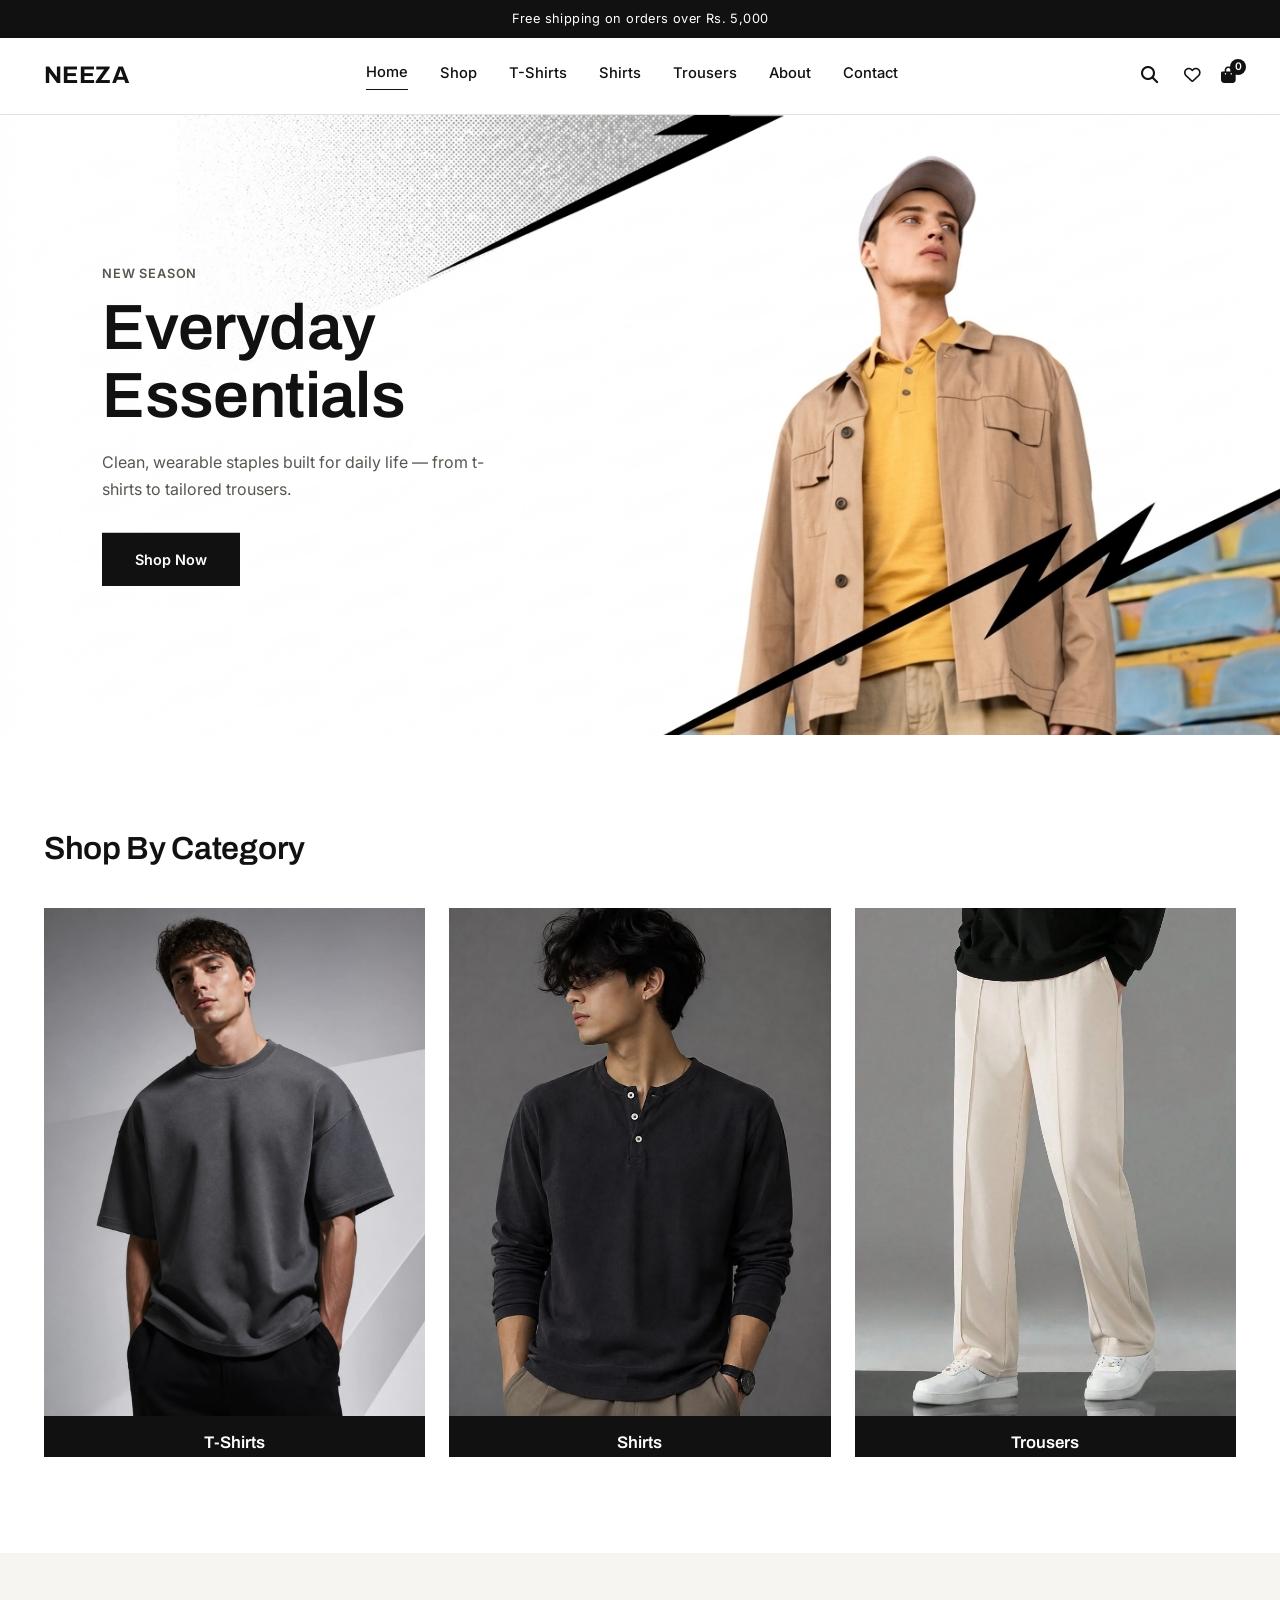
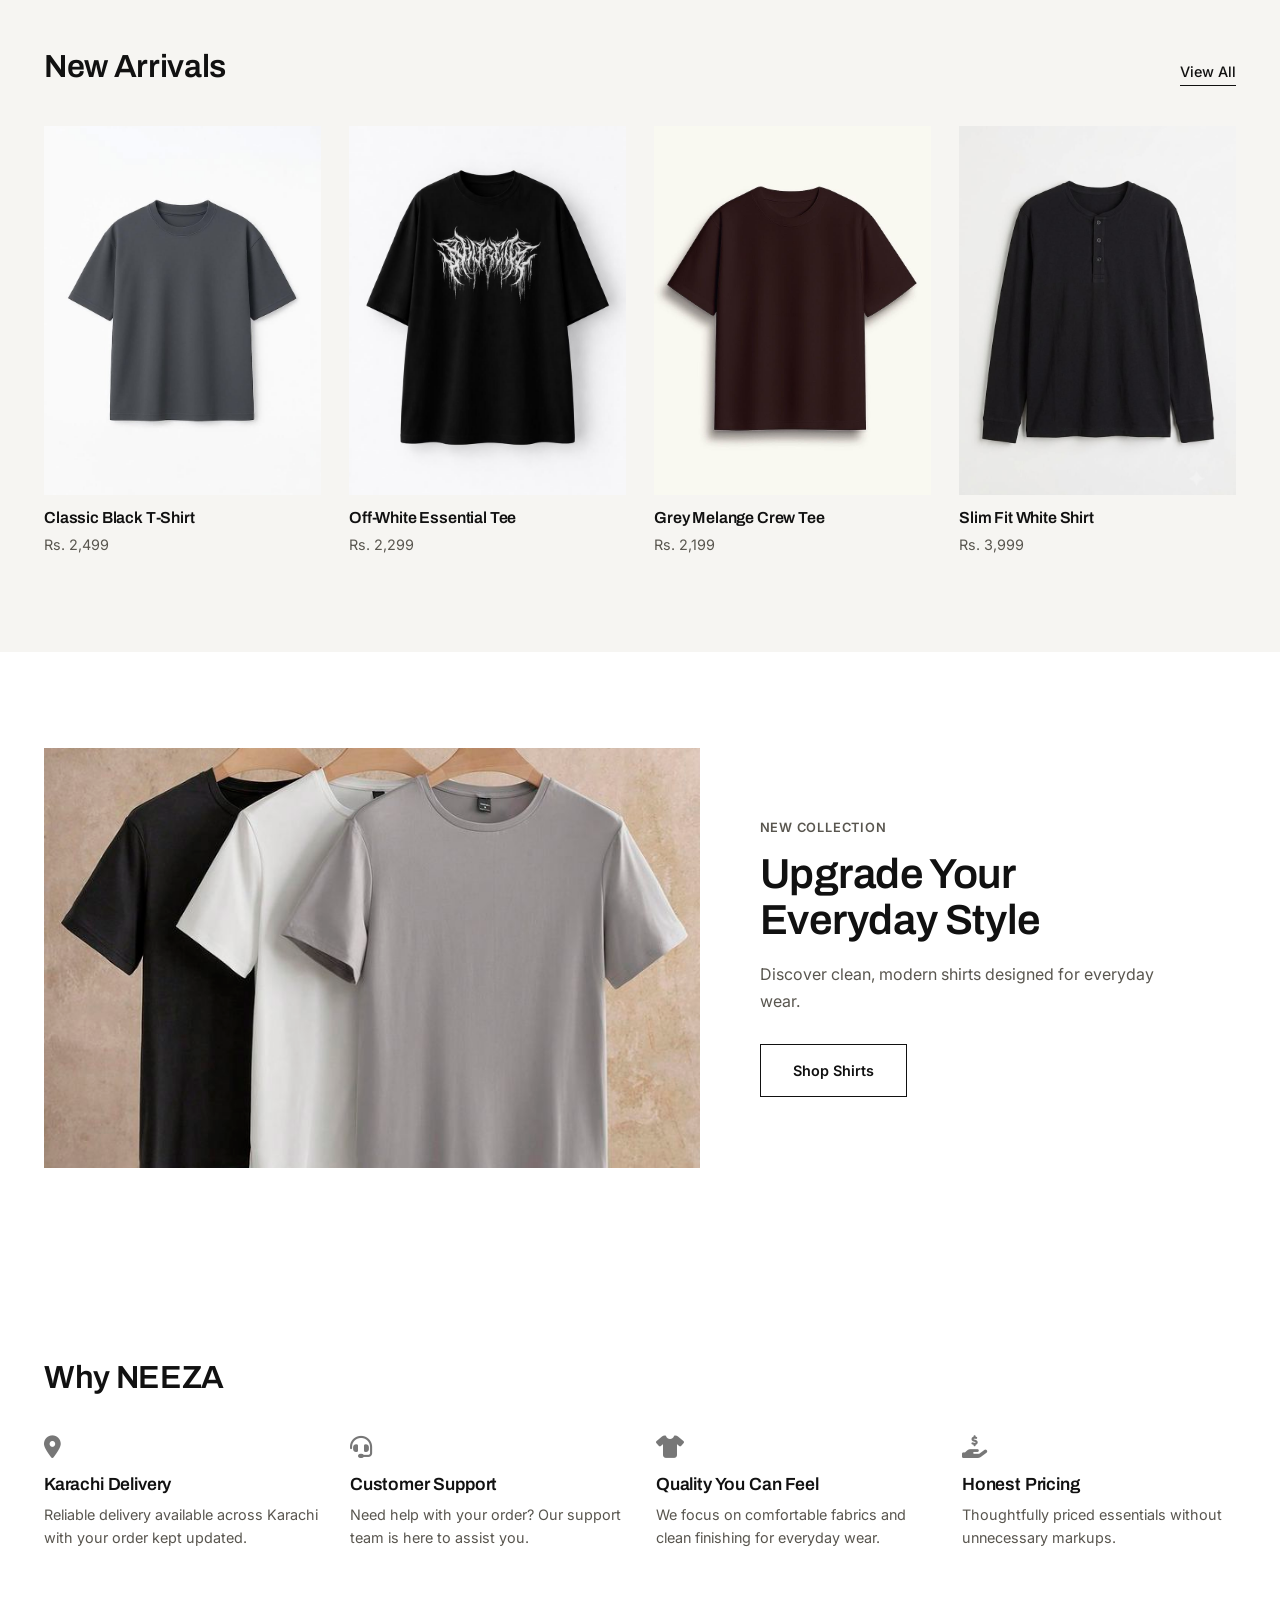
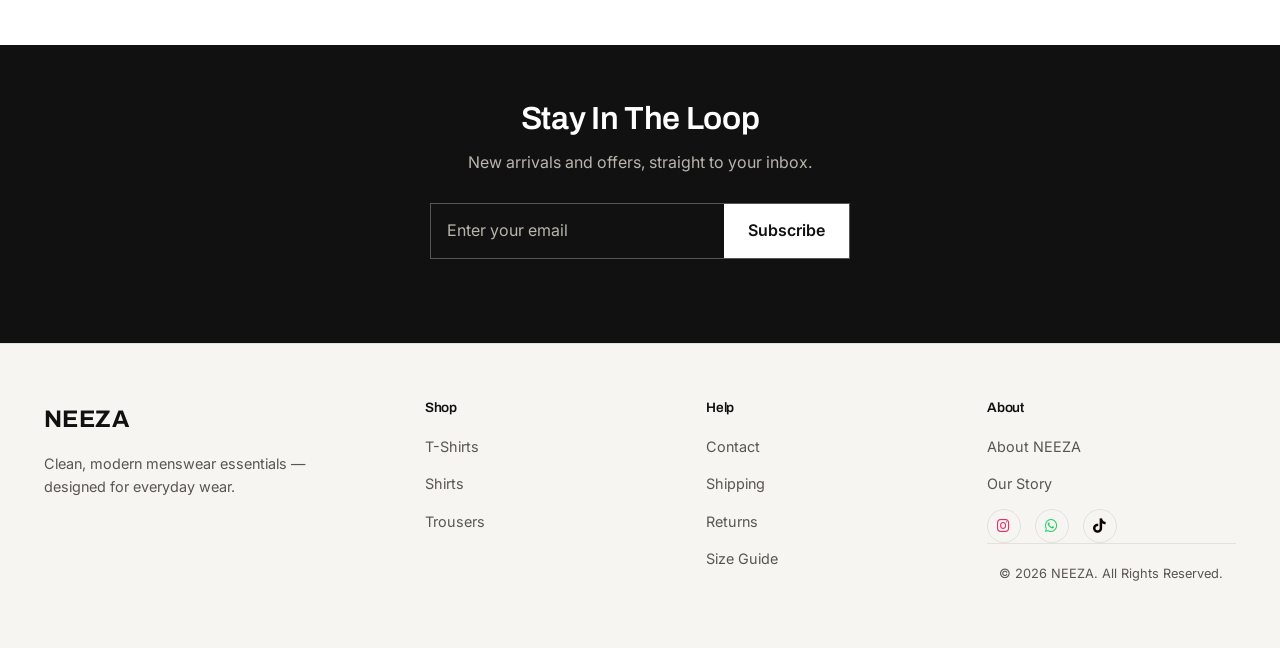
<file: index.html>
<!DOCTYPE html>
<html lang="en">
<head>
  <meta charset="UTF-8">
  <meta name="viewport" content="width=device-width, initial-scale=1.0">
  <title>NEEZA — Everyday Essentials for Men</title>

  <!-- Bootstrap 5 -->
  <link href="https://cdnjs.cloudflare.com/ajax/libs/bootstrap/5.3.3/css/bootstrap.min.css" rel="stylesheet">
  <!-- Font Awesome -->
  <link href="https://cdnjs.cloudflare.com/ajax/libs/font-awesome/6.5.2/css/all.min.css" rel="stylesheet">

  <!-- NEEZA styles -->
  <link href="style.css" rel="stylesheet">
  <link href="navbar.css" rel="stylesheet">
  <link href="footer.css" rel="stylesheet">
</head>
<body>

  <!-- ================= ANNOUNCEMENT BAR ================= -->
  <div class="announcement-bar">
    Free shipping on orders over Rs. 5,000
  </div>

  <!-- ================= NAVBAR ================= -->
  <header class="navbar-neeza">
    <div class="container-neeza">
      <div class="navbar-inner">
        <a href="index.html" class="navbar-logo">NEEZA</a>

        <nav class="navbar-links d-none d-lg-flex">
          <a href="index.html" class="active">Home</a>
          <a href="shop.html">Shop</a>
          <a href="tshirts.html">T-Shirts</a>
          <a href="shirts.html">Shirts</a>
          <a href="trousers.html">Trousers</a>
          <a href="about.html">About</a>
          <a href="contact.html">Contact</a>
        </nav>

        <div class="navbar-actions">
          <button type="button" id="navbarSearchButton"aria-label="Search"><i class="fa-solid fa-magnifying-glass"></i></button>
          <a href="wishlist.html" aria-label="Wishlist"><i class="fa-regular fa-heart"></i></a>
          <a href="cart.html" aria-label="Cart">
            <i class="fa-solid fa-bag-shopping"></i>
            <span class="navbar-icon-count">0</span>
          </a>
          <button type="button" class="navbar-toggle d-lg-none" aria-label="Menu"><i class="fa-solid fa-bars"></i></button>
        </div>
      </div>

      <!-- mobile menu -->
      <nav class="navbar-mobile-menu d-lg-none">
        <a href="index.html">Home</a>
        <a href="shop.html">Shop</a>
        <a href="tshirts.html">T-Shirts</a>
        <a href="shirts.html">Shirts</a>
        <a href="trousers.html">Trousers</a>
        <a href="about.html">About</a>
        <a href="contact.html">Contact</a>
      </nav>

      <!-- SEARCH BAR -->
<div class="navbar-search-bar">

  <div class="container-neeza">

    <form class="navbar-search-form">

      <input
        type="text"
        id="navbarSearchInput"
        placeholder="Search products..."
        autocomplete="off"
      >

      <button type="submit" title="Search">
        <i class="fa-solid fa-magnifying-glass"></i>
      </button>

    </form>

  </div>

</div>

    </div>
  </header>

  <!-- ================= HERO BANNER ================= -->
<!-- ================= HERO BANNER ================= -->
<section class="hero">
    <div class="hero-banner">

        <img src="images/banners/hero-banner.jpg" 
             alt="NEEZA New Season Collection">

        <div class="hero-overlay">
            <span class="section-label">NEW SEASON</span>

            <h1>Everyday<br>Essentials</h1>

            <p>
                Clean, wearable staples built for daily life —
                from t-shirts to tailored trousers.
            </p>

            <a href="shop.html" class="btn-neeza btn-neeza-primary">
                Shop Now
            </a>
        </div>

    </div>
</section>

  <!-- ================= SHOP BY CATEGORY ================= -->
  <section class="section">
    <div class="container-neeza">
      <div class="section-header">
        <h2>Shop By Category</h2>
      </div>

      <div class="category-grid">
        <a href="tshirts.html" class="category-card">
          <img src="images/categories/tshirts.jpg" alt="T-Shirts">
          <span class="category-name">T-Shirts</span>
        </a>
        <a href="shirts.html" class="category-card">
          <img src="images/categories/shirts.jpg" alt="Shirts">
          <span class="category-name">Shirts</span>
        </a>
        <a href="trousers.html" class="category-card">
          <img src="images/categories/trousers.jpg" alt="Trousers">
          <span class="category-name">Trousers</span>
        </a>
      </div>
    </div>
  </section>

  <!-- ================= NEW ARRIVALS ================= -->
  <section class="section section-alt">
    <div class="container-neeza">
      <div class="section-header">
        <h2>New Arrivals</h2>
        <a href="shop.html" class="view-all">View All</a>
      </div>

      <div class="product-grid" id="new-arrivals-grid">
        <!-- populated later by product-rendering JS using PRODUCTS from products.js -->
      </div>
    </div>
  </section>

  <!-- ================= PROMO SECTION ================= -->
  <section class="promo-section">
    <div class="container-neeza promo-inner">
        <img src="images/banners/promo-banner.jpg" alt="NEEZA promotional collection">

        <div class="promo-content">
         <span class="section-label">NEW COLLECTION</span>
         <h2>Upgrade Your Everyday Style</h2>
         <p>
         Discover clean, modern shirts designed for everyday wear.
         </p>
            <a href="shirts.html" class="btn-neeza btn-neeza-outline">Shop Shirts</a>
        </div>
    </div>
</section>

  <!-- ================= WHY NEEZA ================= -->
  <section class="section">
    <div class="container-neeza">

        <div class="section-header">
            <h2>Why NEEZA</h2>
        </div>

        <div class="why-grid">

            <div class="why-item">
                <i class="fa-solid fa-location-dot"></i>
                <h4>Karachi Delivery</h4>
                <p>Reliable delivery available across Karachi with your order kept updated.</p>
            </div>

            <div class="why-item">
                <i class="fa-solid fa-headset"></i>
                <h4>Customer Support</h4>
                <p>Need help with your order? Our support team is here to assist you.</p>
            </div>

            <div class="why-item">
                <i class="fa-solid fa-shirt"></i>
                <h4>Quality You Can Feel</h4>
                <p>We focus on comfortable fabrics and clean finishing for everyday wear.</p>
            </div>

            <div class="why-item">
                <i class="fa-solid fa-hand-holding-dollar"></i>
                <h4>Honest Pricing</h4>
                <p>Thoughtfully priced essentials without unnecessary markups.</p>
            </div>

        </div>
    </div>
</section>

  <!-- ================= NEWSLETTER ================= -->
  <section class="newsletter">
    <div class="container-neeza">
      <h2>Stay In The Loop</h2>
      <p>New arrivals and offers, straight to your inbox.</p>
      <form class="newsletter-form">
        <input type="email" placeholder="Enter your email" required>
        <button type="submit">Subscribe</button>
      </form>
      <p class="newsletter-note"></p>
    </div>
  </section>

  <!-- ================= FOOTER ================= -->
  <footer class="footer-neeza">
    <div class="container-neeza">
      <div class="footer-grid">
        <div class="footer-brand">
          <div class="navbar-logo">NEEZA</div>
          <p>Clean, modern menswear essentials — designed for everyday wear.</p>
        </div>

        <div class="footer-col">
          <h4>Shop</h4>
          <ul>
            <li><a href="tshirts.html">T-Shirts</a></li>
            <li><a href="shirts.html">Shirts</a></li>
            <li><a href="trousers.html">Trousers</a></li>
          </ul>
        </div>

        <div class="footer-col">
          <h4>Help</h4>
          <ul>
            <li><a href="contact.html">Contact</a></li>
            <li><a href="#">Shipping</a></li>
            <li><a href="#">Returns</a></li>
            <li><a href="#">Size Guide</a></li>
          </ul>
        </div>

        <div class="footer-col">
          <h4>About</h4>
          <ul>
            <li><a href="about.html">About NEEZA</a></li>
            <li><a href="about.html">Our Story</a></li>
          </ul>
       <div class="footer-social">

  <!-- Instagram -->
  <a href="https://www.instagram.com/neezaclothing.pk/"
     class="social-instagram"
     target="_blank"
     rel="noopener noreferrer"
     aria-label="Instagram">
    <i class="fa-brands fa-instagram"></i>
  </a>

  <!-- WhatsApp Community -->
  <a href="https://chat.whatsapp.com/DfOxtuTMY1xGCAgwAuJ3Jc"
     class="social-whatsapp"
     target="_blank"
     rel="noopener noreferrer"
     aria-label="WhatsApp Community">
    <i class="fa-brands fa-whatsapp"></i>
  </a>

  <!-- TikTok -->
  <a href="#"
     class="social-tiktok"
     aria-label="TikTok">
    <i class="fa-brands fa-tiktok"></i>
  </a>

</div>

      <div class="footer-bottom">
        &copy; 2026 NEEZA. All Rights Reserved.
      </div>
    </div>
  </footer>

  <!-- Bootstrap JS (for future components only if needed) -->
  <script src="https://cdnjs.cloudflare.com/ajax/libs/bootstrap/5.3.3/js/bootstrap.bundle.min.js"></script>

  <!-- NEEZA scripts -->
  <script src="products.js"></script>
  <script src="main.js"></script>
  <script src="shop.js"></script>
</body>
</html>
</file>
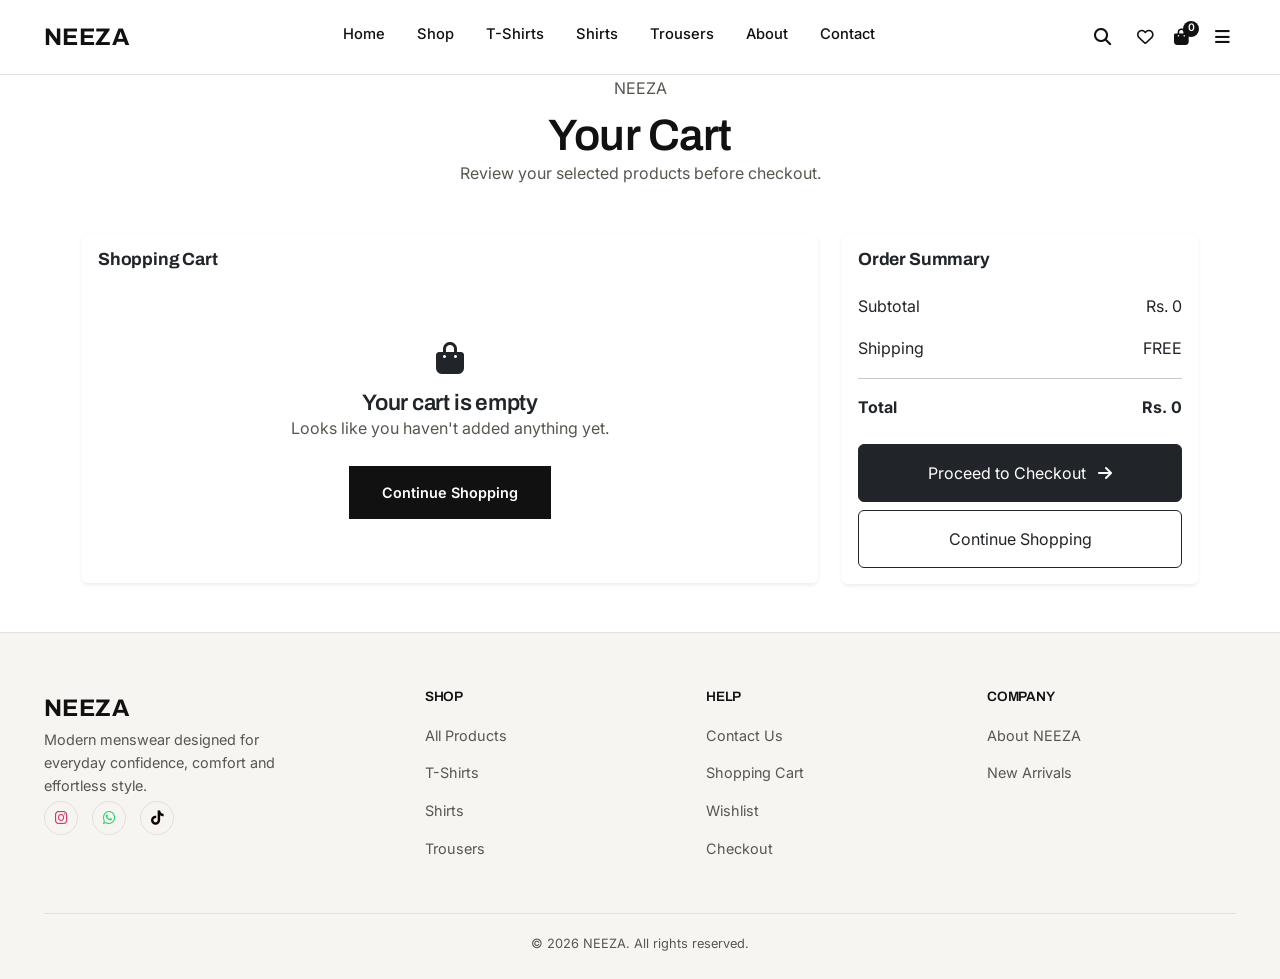
<file: cart.html>
<!DOCTYPE html>
<html lang="en">
<head>
    <meta charset="UTF-8">
    <meta name="viewport" content="width=device-width, initial-scale=1.0">

    <title>Cart | NEEZA</title>

    <link href="https://cdn.jsdelivr.net/npm/bootstrap@5.3.3/dist/css/bootstrap.min.css" rel="stylesheet">
    <link rel="stylesheet" href="https://cdnjs.cloudflare.com/ajax/libs/font-awesome/6.5.2/css/all.min.css">

    <link rel="stylesheet" href="style.css">
    <link rel="stylesheet" href="navbar.css">
    <link rel="stylesheet" href="footer.css">
</head>

<body>

    <!-- NAVBAR -->
    <div id="navbar"></div>


    <!-- CART HERO -->
    <section class="shop-hero">
        <div class="container text-center">
            <p class="text-uppercase mb-2">NEEZA</p>
            <h1>Your Cart</h1>
            <p>Review your selected products before checkout.</p>
        </div>
    </section>


    <!-- CART -->
    <section class="py-5">
        <div class="container">

            <div class="row g-4">

                <!-- CART ITEMS -->
                <div class="col-lg-8">

                    <div class="card border-0 shadow-sm">
                        <div class="card-body">

                            <h4 class="fw-bold mb-4">
                                Shopping Cart
                            </h4>

                            <div id="cartItems">
                                <!-- Cart products will appear here -->
                            </div>

                        </div>
                    </div>

                </div>


                <!-- SUMMARY -->
                <div class="col-lg-4">

                    <div class="card border-0 shadow-sm">
                        <div class="card-body">

                            <h4 class="fw-bold mb-4">
                                Order Summary
                            </h4>

                            <div class="d-flex justify-content-between mb-3">
                                <span>Subtotal</span>
                                <span id="cartSubtotal">PKR 0</span>
                            </div>

                            <div class="d-flex justify-content-between mb-3">
                                <span>Shipping</span>
                                <span id="cartShipping">PKR 0</span>
                            </div>

                            <hr>

                            <div class="d-flex justify-content-between mb-4">
                                <strong>Total</strong>
                                <strong id="cartTotal">PKR 0</strong>
                            </div>

                            <a href="checkout.html"
                               class="btn btn-dark w-100 py-3">
                                Proceed to Checkout
                                <i class="fa-solid fa-arrow-right ms-2"></i>
                            </a>

                            <a href="shop.html"
                               class="btn btn-outline-dark w-100 mt-2 py-3">
                                Continue Shopping
                            </a>

                        </div>
                    </div>

                </div>

            </div>

        </div>
    </section>


    <!-- FOOTER -->
    <div id="footer"></div>


    <!-- Bootstrap JS -->
    <script src="https://cdn.jsdelivr.net/npm/bootstrap@5.3.3/dist/js/bootstrap.bundle.min.js"></script>
 
    <script src="products.js"></script>
<script src="cart.js"></script>
<script src="navbar.js"></script>
<script src="footer.js"></script>
<script src="main.js"></script>

</body>
</html>
</file>
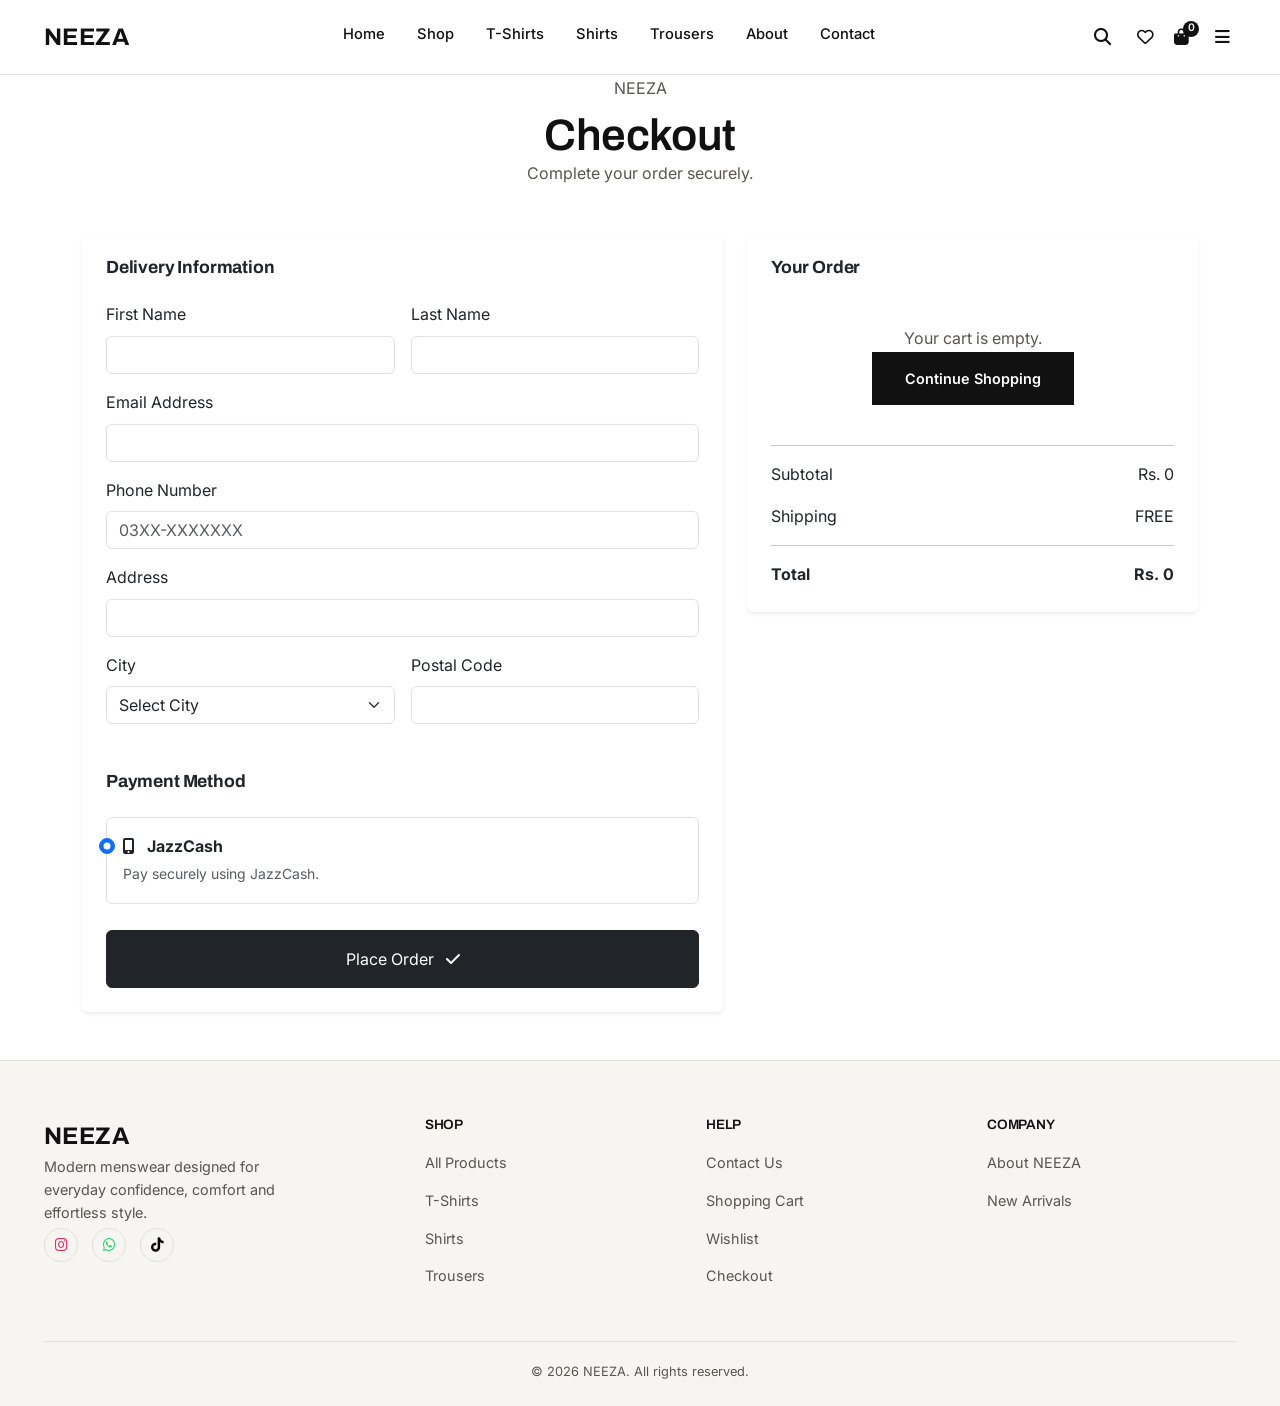
<file: checkout.html>
<!DOCTYPE html>
<html lang="en">
<head>
    <meta charset="UTF-8">
    <meta name="viewport" content="width=device-width, initial-scale=1.0">

    <title>Checkout | NEEZA</title>

    <link href="https://cdn.jsdelivr.net/npm/bootstrap@5.3.3/dist/css/bootstrap.min.css" rel="stylesheet">
    <link rel="stylesheet" href="https://cdnjs.cloudflare.com/ajax/libs/font-awesome/6.5.2/css/all.min.css">

    <link rel="stylesheet" href="style.css">
    <link rel="stylesheet" href="navbar.css">
    <link rel="stylesheet" href="footer.css">
</head>

<body>

    <!-- NAVBAR -->
    <div id="navbar"></div>


    <!-- CHECKOUT HERO -->
    <section class="shop-hero">
        <div class="container text-center">
            <p class="text-uppercase mb-2">NEEZA</p>
            <h1>Checkout</h1>
            <p>Complete your order securely.</p>
        </div>
    </section>


    <!-- CHECKOUT -->
    <section class="py-5">
        <div class="container">

            <div class="row g-4">

                <!-- CUSTOMER INFORMATION -->
                <div class="col-lg-7">

                    <div class="card border-0 shadow-sm">
                        <div class="card-body p-4">

                            <h4 class="fw-bold mb-4">
                                Delivery Information
                            </h4>

                            <form id="checkoutForm">

                                <div class="row g-3">

                                    <div class="col-md-6">
                                        <label class="form-label">
                                            First Name
                                        </label>

                                        <input type="text"
                                               class="form-control"
                                               id="firstName"
                                               required>
                                    </div>


                                    <div class="col-md-6">
                                        <label class="form-label">
                                            Last Name
                                        </label>

                                        <input type="text"
                                               class="form-control"
                                               id="lastName"
                                               required>
                                    </div>


                                    <div class="col-12">
                                        <label class="form-label">
                                            Email Address
                                        </label>

                                        <input type="email"
                                               class="form-control"
                                               id="email"
                                               required>
                                    </div>


                                    <div class="col-12">
                                        <label class="form-label">
                                            Phone Number
                                        </label>

                                        <input type="tel"
                                               class="form-control"
                                               id="phone"
                                               placeholder="03XX-XXXXXXX"
                                               required>
                                    </div>


                                    <div class="col-12">
                                        <label class="form-label">
                                            Address
                                        </label>

                                        <input type="text"
                                               class="form-control"
                                               id="address"
                                               required>
                                    </div>


                                    <div class="col-md-6">
                                        <label class="form-label">
                                            City
                                        </label>

                                        <select class="form-select"
                                                id="city"
                                                required>

                                            <option value="">
                                                Select City
                                            </option>

                                            <option value="Karachi">
                                                Karachi
                                            </option>

                                            <option value="Lahore">
                                                Lahore
                                            </option>

                                            <option value="Islamabad">
                                                Islamabad
                                            </option>

                                            <option value="Rawalpindi">
                                                Rawalpindi
                                            </option>

                                            <option value="Faisalabad">
                                                Faisalabad
                                            </option>

                                        </select>
                                    </div>


                                    <div class="col-md-6">
                                        <label class="form-label">
                                            Postal Code
                                        </label>

                                        <input type="text"
                                               class="form-control"
                                               id="postalCode"
                                               required>
                                    </div>

                                </div>


                                <!-- PAYMENT -->
                                <!-- PAYMENT -->
<h4 class="fw-bold mt-5 mb-4">
    Payment Method
</h4>

<div class="form-check border rounded p-3">

    <input class="form-check-input"
           type="radio"
           name="payment"
           id="jazzcash"
           value="jazzcash"
           checked>

    <label class="form-check-label"
           for="jazzcash">

        <strong>
            <i class="fa-solid fa-mobile-screen-button me-2"></i>
            JazzCash
        </strong>

        <div class="text-muted small mt-1">
            Pay securely using JazzCash.
        </div>

    </label>

</div>

   <button type="submit"
         class="btn btn-dark w-100 py-3 mt-4">

      Place Order
     <i class="fa-solid fa-check ms-2"></i>

        </button>
    </form>

       </div>
                    </div>

                </div>


                <!-- ORDER SUMMARY -->
                <div class="col-lg-5">

                    <div class="card border-0 shadow-sm">
                        <div class="card-body p-4">

                            <h4 class="fw-bold mb-4">
                                Your Order
                            </h4>

                            <div id="checkoutItems">
                                <!-- Checkout items -->
                            </div>

                            <hr>

                            <div class="d-flex justify-content-between mb-3">
                                <span>Subtotal</span>
                                <span id="checkoutSubtotal">
                                    PKR 0
                                </span>
                            </div>

                            <div class="d-flex justify-content-between mb-3">
                                <span>Shipping</span>
                                <span id="checkoutShipping">
                                    PKR 0
                                </span>
                            </div>

                            <hr>

                            <div class="d-flex justify-content-between">
                                <strong>Total</strong>

                                <strong id="checkoutTotal">
                                    PKR 0
                                </strong>
                            </div>

                        </div>
                    </div>

                </div>

            </div>

        </div>
    </section>


    <!-- FOOTER -->
    <div id="footer"></div>


    <script src="https://cdn.jsdelivr.net/npm/bootstrap@5.3.3/dist/js/bootstrap.bundle.min.js"></script>

<script src="products.js"></script>
<script src="checkout.js"></script>
<script src="navbar.js"></script>
<script src="footer.js"></script>
<script src="main.js"></script>

</body>
</html>
</file>
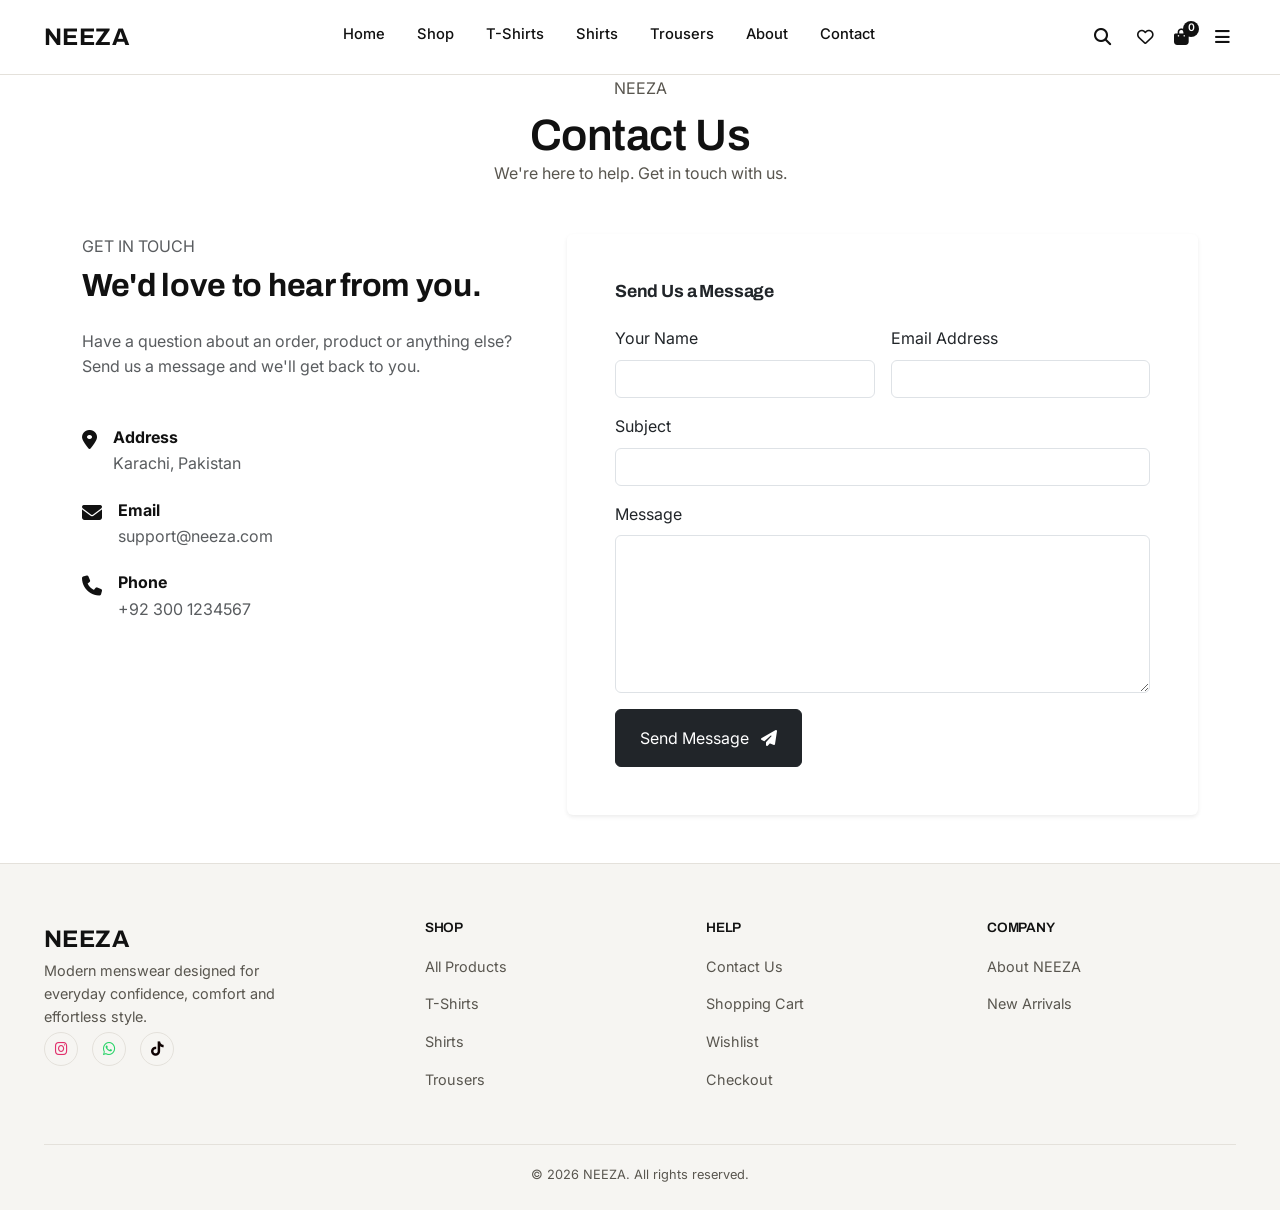
<file: contact.html>
<!DOCTYPE html>
<html lang="en">
<head>
    <meta charset="UTF-8">
    <meta name="viewport" content="width=device-width, initial-scale=1.0">

    <title>Contact Us | NEEZA</title>

    <link href="https://cdn.jsdelivr.net/npm/bootstrap@5.3.3/dist/css/bootstrap.min.css" rel="stylesheet">
    <link rel="stylesheet" href="https://cdnjs.cloudflare.com/ajax/libs/font-awesome/6.5.2/css/all.min.css">

    <link rel="stylesheet" href="style.css">
    <link rel="stylesheet" href="navbar.css">
    <link rel="stylesheet" href="footer.css">
</head>

<body>

    <!-- NAVBAR -->
    <div id="navbar"></div>


    <!-- CONTACT HERO -->
    <section class="shop-hero">
        <div class="container text-center">
            <p class="text-uppercase mb-2">NEEZA</p>

            <h1>Contact Us</h1>

            <p>
                We're here to help. Get in touch with us.
            </p>
        </div>
    </section>


    <!-- CONTACT SECTION -->
    <section class="py-5">
        <div class="container">

            <div class="row g-5">

                <!-- CONTACT INFO -->
                <div class="col-lg-5">

                    <p class="text-uppercase text-muted mb-2">
                        Get In Touch
                    </p>

                    <h2 class="fw-bold mb-4">
                        We'd love to hear from you.
                    </h2>

                    <p class="text-muted mb-5">
                        Have a question about an order, product or anything
                        else? Send us a message and we'll get back to you.
                    </p>


                    <div class="d-flex align-items-start mb-4">

                        <div class="me-3">
                            <i class="fa-solid fa-location-dot fa-lg"></i>
                        </div>

                        <div>
                            <h6 class="fw-bold mb-1">
                                Address
                            </h6>

                            <p class="text-muted mb-0">
                                Karachi, Pakistan
                            </p>
                        </div>

                    </div>


                    <div class="d-flex align-items-start mb-4">

                        <div class="me-3">
                            <i class="fa-solid fa-envelope fa-lg"></i>
                        </div>

                        <div>
                            <h6 class="fw-bold mb-1">
                                Email
                            </h6>

                            <p class="text-muted mb-0">
                                support@neeza.com
                            </p>
                        </div>

                    </div>


                    <div class="d-flex align-items-start">

                        <div class="me-3">
                            <i class="fa-solid fa-phone fa-lg"></i>
                        </div>

                        <div>
                            <h6 class="fw-bold mb-1">
                                Phone
                            </h6>

                            <p class="text-muted mb-0">
                                +92 300 1234567
                            </p>
                        </div>

                    </div>

                </div>


                <!-- CONTACT FORM -->
                <div class="col-lg-7">

                    <div class="card border-0 shadow-sm">

                        <div class="card-body p-4 p-md-5">

                            <h4 class="fw-bold mb-4">
                                Send Us a Message
                            </h4>

                            <form id="contactForm">

                                <div class="row g-3">

                                    <div class="col-md-6">

                                        <label class="form-label">
                                            Your Name
                                        </label>

                                        <input type="text"
                                               class="form-control"
                                               id="contactName"
                                               required>

                                    </div>


                                    <div class="col-md-6">

                                        <label class="form-label">
                                            Email Address
                                        </label>

                                        <input type="email"
                                               class="form-control"
                                               id="contactEmail"
                                               required>

                                    </div>


                                    <div class="col-12">

                                        <label class="form-label">
                                            Subject
                                        </label>

                                        <input type="text"
                                               class="form-control"
                                               id="contactSubject"
                                               required>

                                    </div>


                                    <div class="col-12">

                                        <label class="form-label">
                                            Message
                                        </label>

                                        <textarea
                                            class="form-control"
                                            id="contactMessage"
                                            rows="6"
                                            required></textarea>

                                    </div>


                                    <div class="col-12">

                                        <button
                                            type="submit"
                                            class="btn btn-dark px-4 py-3">

                                            Send Message
                                            <i class="fa-solid fa-paper-plane ms-2"></i>

                                        </button>

                                    </div>

                                </div>

                            </form>

                        </div>

                    </div>

                </div>

            </div>

        </div>
    </section>


    <!-- FOOTER -->
    <div id="footer"></div>


    <!-- Bootstrap JS -->
    <script src="https://cdn.jsdelivr.net/npm/bootstrap@5.3.3/dist/js/bootstrap.bundle.min.js"></script>

   <script src="products.js"></script>
<script src="navbar.js"></script>
<script src="footer.js"></script>
<script src="main.js"></script>
<script src="contact.js"></script>

</body>
</html>
</file>
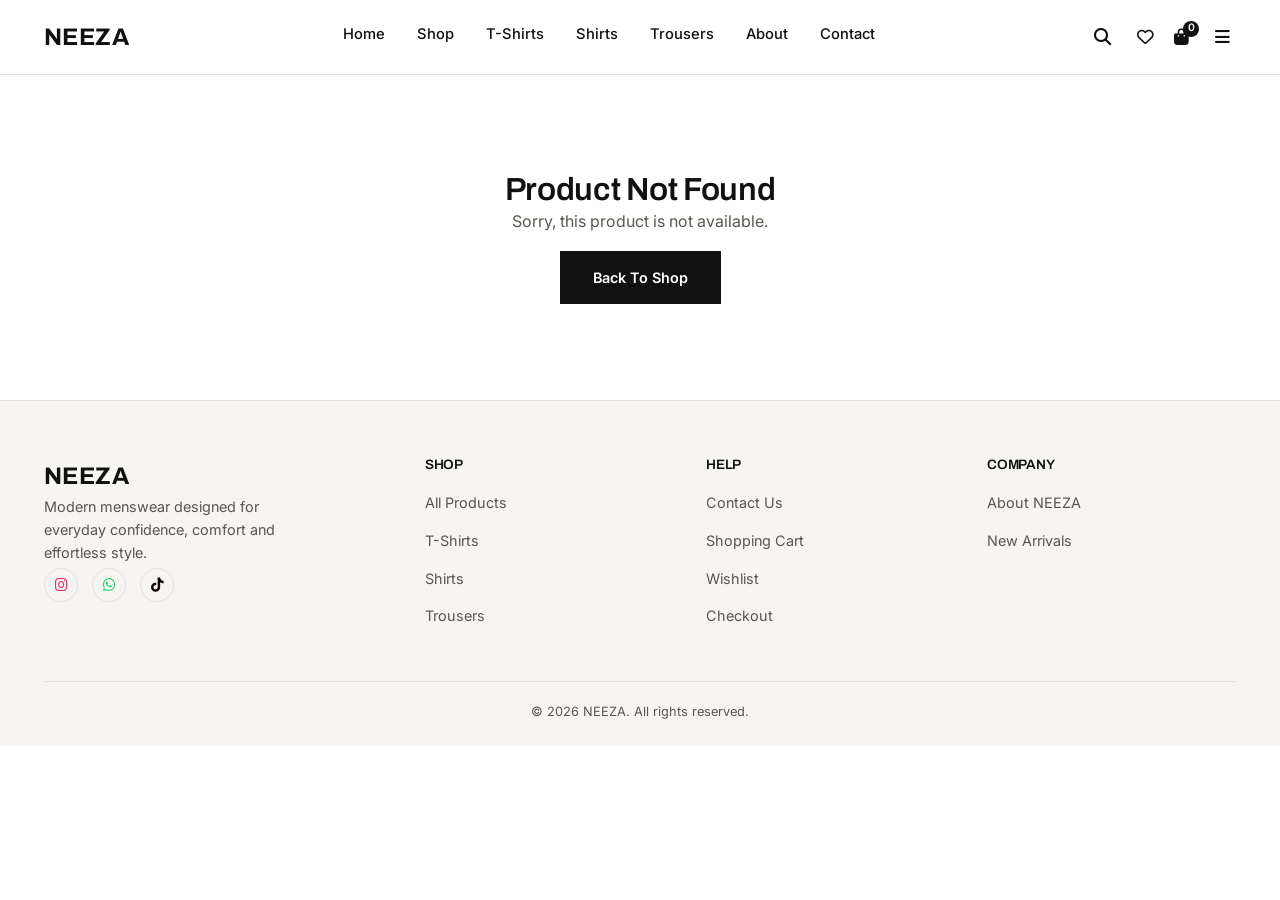
<file: product.html>
<!DOCTYPE html>
<html lang="en">
<head>
    <meta charset="UTF-8">
    <meta name="viewport" content="width=device-width, initial-scale=1.0">

    <title>Product | NEEZA</title>

    <link href="https://cdn.jsdelivr.net/npm/bootstrap@5.3.3/dist/css/bootstrap.min.css" rel="stylesheet">
    <link rel="stylesheet" href="https://cdnjs.cloudflare.com/ajax/libs/font-awesome/6.5.2/css/all.min.css">

    <link rel="stylesheet" href="style.css">
    <link rel="stylesheet" href="navbar.css">
    <link rel="stylesheet" href="footer.css">
</head>

<body>

    <!-- NAVBAR -->
    <div id="navbar"></div>


    <!-- PRODUCT DETAILS -->
    <section class="py-5">
        <div class="container">

            <div class="row g-5 align-items-center" id="productDetails">

                <!-- Product image -->
                <div class="col-lg-6">
                    <div class="product-detail-image">
                        <img id="productImage"
                             src=""
                             alt="Product"
                             class="img-fluid w-100">
                    </div>
                </div>


                <!-- Product information -->
                <div class="col-lg-6">

                    <p class="text-uppercase text-muted mb-2" id="productCategory">
                        NEEZA
                    </p>

                    <h1 class="fw-bold mb-3" id="productName">
                        Product Name
                    </h1>

                    <h3 class="fw-bold mb-4" id="productPrice">
                        PKR 0
                    </h3>

                    <p class="text-muted mb-4" id="productDescription">
                        Product description will appear here.
                    </p>

                    <!-- SIZE -->
<div class="mb-4">
    <label class="fw-semibold d-block mb-2">
        Size:
    </label>

    <div id="productSizes" class="d-flex flex-wrap gap-2">
        <!-- Sizes will load here -->
    </div>
</div>


<!-- COLOR -->
<div class="mb-4">
    <label class="fw-semibold d-block mb-2">
        Color:
    </label>

    <div id="productColors" class="d-flex flex-wrap gap-2">
        <!-- Colors will load here -->
    </div>
</div>


                    <!-- Quantity -->
                    <div class="d-flex align-items-center gap-3 mb-4">

                        <label for="quantity" class="fw-semibold">
                            Quantity:
                        </label>

                        <input type="number"
                               id="quantity"
                               class="form-control"
                               value="1"
                               min="1"
                               style="width:90px;">

                    </div>


                    <!-- Buttons -->
                    <div class="d-flex flex-wrap gap-2">

                        <button class="btn btn-dark px-4 py-3"
                                id="addToCartBtn">
                            <i class="fa-solid fa-cart-shopping me-2"></i>
                            Add to Cart
                        </button>

                        <button class="btn btn-outline-dark px-4 py-3"
                                id="wishlistBtn">
                            <i class="fa-regular fa-heart me-2"></i>
                            Wishlist
                        </button>

                    </div>

                </div>

            </div>

        </div>
    </section>


    <!-- FOOTER -->
    <div id="footer"></div>


    <!-- Bootstrap JS -->
    <script src="https://cdn.jsdelivr.net/npm/bootstrap@5.3.3/dist/js/bootstrap.bundle.min.js"></script>

   <script src="products.js"></script>
<script src="product.js"></script>
<script src="navbar.js"></script>
<script src="footer.js"></script>
<script src="main.js"></script>

</body>
</html>
</file>
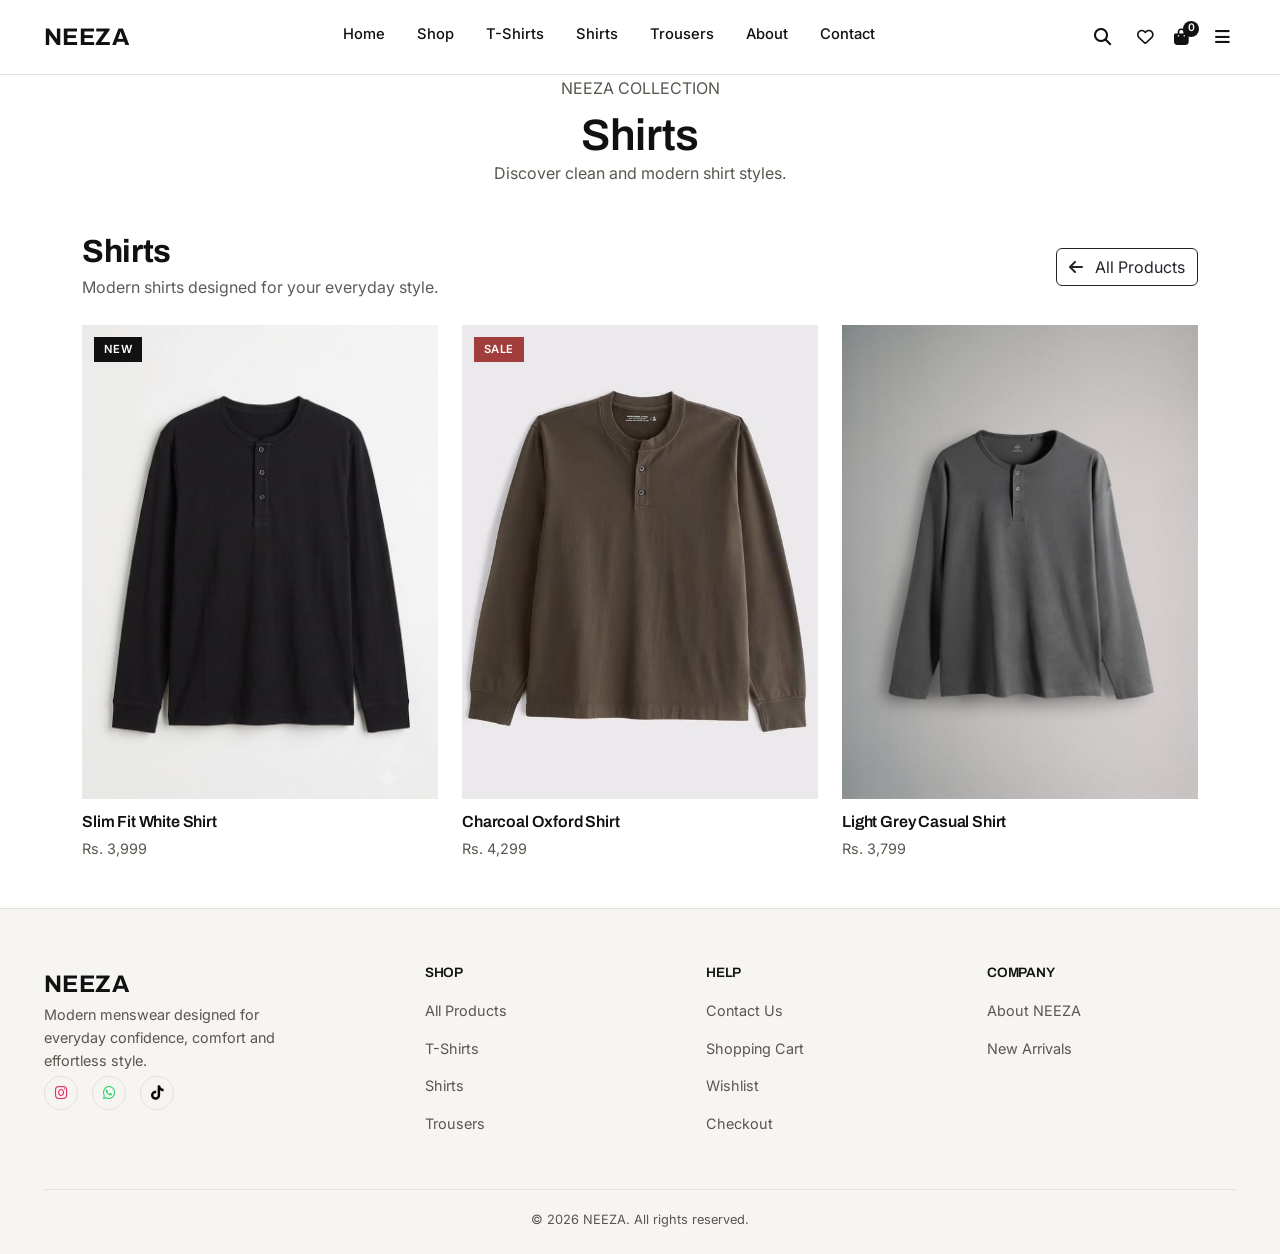
<file: shirts.html>
<!DOCTYPE html>
<html lang="en">
<head>
    <meta charset="UTF-8">
    <meta name="viewport" content="width=device-width, initial-scale=1.0">

    <title>Shirts | NEEZA</title>

    <link href="https://cdn.jsdelivr.net/npm/bootstrap@5.3.3/dist/css/bootstrap.min.css" rel="stylesheet">
    <link rel="stylesheet" href="https://cdnjs.cloudflare.com/ajax/libs/font-awesome/6.5.2/css/all.min.css">

    <link rel="stylesheet" href="style.css">
    <link rel="stylesheet" href="navbar.css">
    <link rel="stylesheet" href="footer.css">
</head>

<body>

    <!-- NAVBAR -->
    <div id="navbar"></div>


    <!-- HERO -->
    <section class="shop-hero">
        <div class="container text-center">
            <p class="text-uppercase mb-2">NEEZA Collection</p>
            <h1>Shirts</h1>
            <p>Discover clean and modern shirt styles.</p>
        </div>
    </section>


    <!-- PRODUCTS -->
    <section class="py-5">
        <div class="container">

            <div class="d-flex justify-content-between align-items-center mb-4">
                <div>
                    <h2 class="fw-bold mb-1">Shirts</h2>
                    <p class="text-muted mb-0">
                        Modern shirts designed for your everyday style.
                    </p>
                </div>

                <a href="shop.html" class="btn btn-outline-dark">
                    <i class="fa-solid fa-arrow-left me-2"></i>
                    All Products
                </a>
            </div>

            <div class="row g-4" id="productContainer">
                <!-- Shirts will load here -->
            </div>

        </div>
    </section>


    <!-- FOOTER -->
    <div id="footer"></div>


    <script src="https://cdn.jsdelivr.net/npm/bootstrap@5.3.3/dist/js/bootstrap.bundle.min.js"></script>

  <script src="products.js"></script>
<script src="category.js"></script>
<script src="navbar.js"></script>
<script src="footer.js"></script>
<script src="main.js"></script>

</body>
</html>
</file>
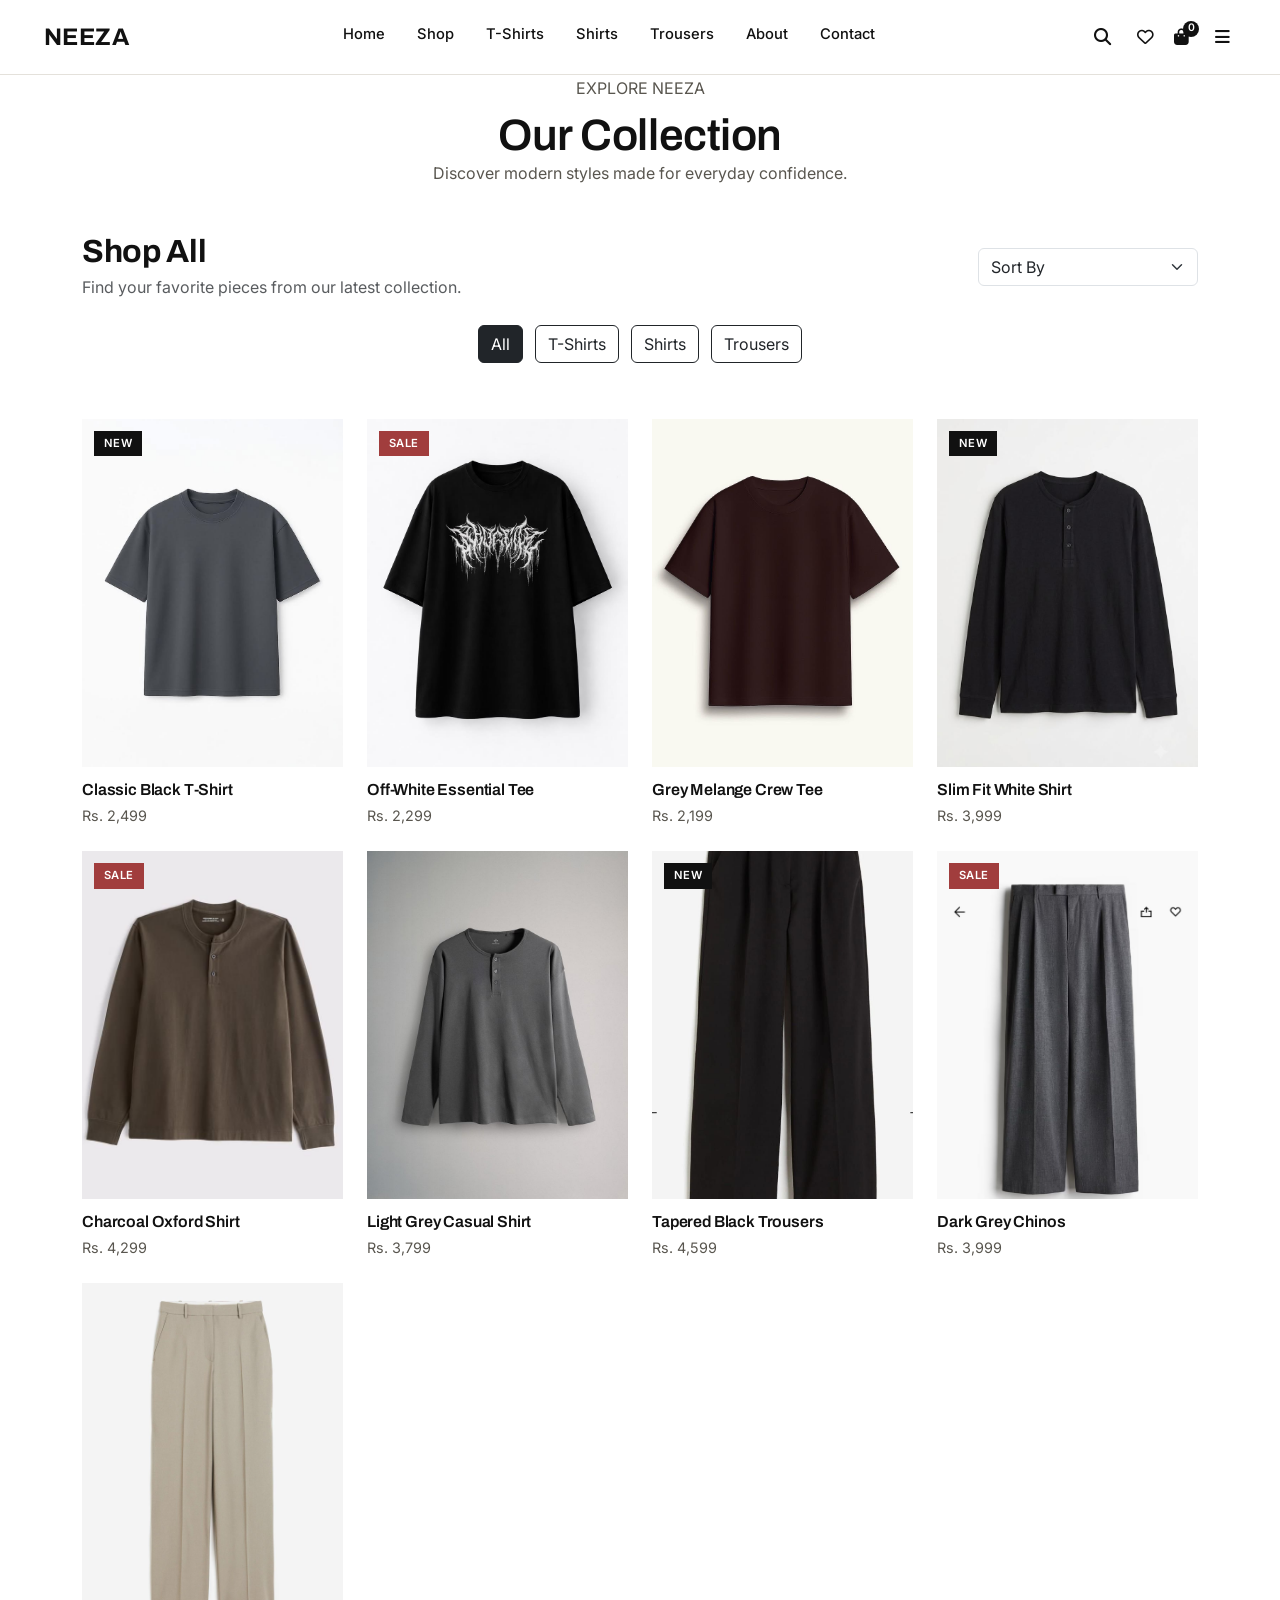
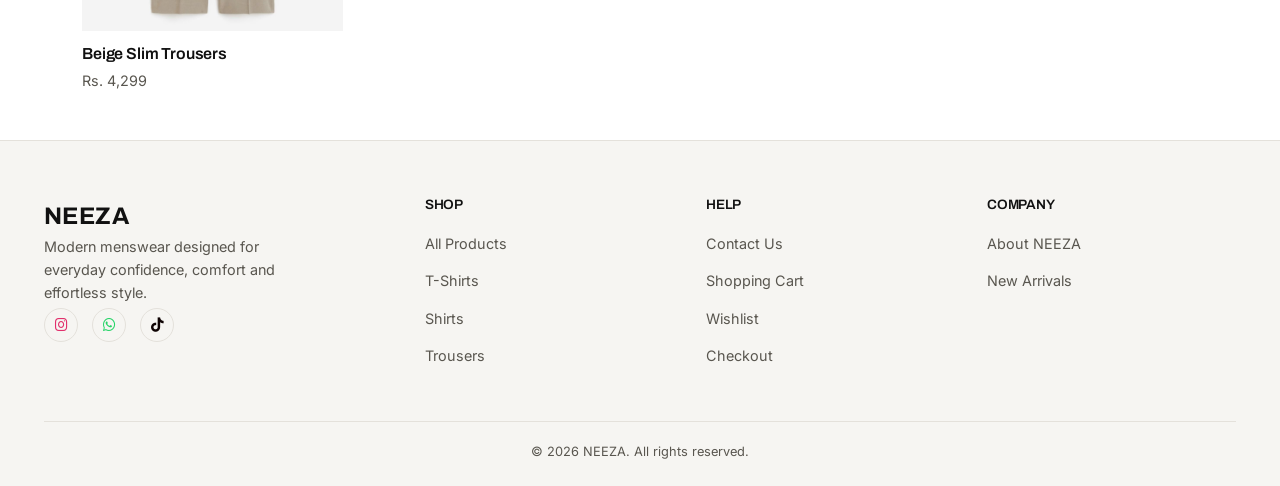
<file: shop.html>
<!DOCTYPE html>
<html lang="en">
<head>
    <meta charset="UTF-8">
    <meta name="viewport" content="width=device-width, initial-scale=1.0">

    <title>Shop | NEEZA</title>

    <!-- Bootstrap -->
    <link href="https://cdn.jsdelivr.net/npm/bootstrap@5.3.3/dist/css/bootstrap.min.css" rel="stylesheet">

    <!-- Font Awesome -->
    <link rel="stylesheet" href="https://cdnjs.cloudflare.com/ajax/libs/font-awesome/6.5.2/css/all.min.css">

    <!-- Main CSS -->
    <link rel="stylesheet" href="style.css">

    <!-- Navbar CSS -->
    <link rel="stylesheet" href="navbar.css">

    <!-- Footer CSS -->
    <link rel="stylesheet" href="footer.css">
</head>

<body>

    <!-- NAVBAR -->
    <div id="navbar"></div>


    <!-- SHOP HERO -->
    <section class="shop-hero">
        <div class="container text-center">
            <p class="text-uppercase mb-2">Explore NEEZA</p>
            <h1>Our Collection</h1>
            <p>
                Discover modern styles made for everyday confidence.
            </p>
        </div>
    </section>


    <!-- SHOP CONTENT -->
    <section class="py-5">
        <div class="container">

            <div class="row mb-4 align-items-center">
                <div class="col-md-6">
                    <h2 class="fw-bold mb-1">Shop All</h2>
                    <p class="text-muted mb-0">
                        Find your favorite pieces from our latest collection.
                    </p>
                </div>

                <div class="col-md-6 text-md-end mt-3 mt-md-0">
                    <select id="sortProducts" class="form-select d-inline-block"
                            style="max-width:220px;">
                        <option value="default">Sort By</option>
                        <option value="low">Price: Low to High</option>
                        <option value="high">Price: High to Low</option>
                        <option value="name">Name: A-Z</option>
                    </select>
                </div>
            </div>


            <!-- CATEGORY BUTTONS -->
            <div class="text-center mb-5">
                <a href="shop.html" class="btn btn-dark me-2 mb-2">
                    All
                </a>

                <a href="tshirts.html" class="btn btn-outline-dark me-2 mb-2">
                    T-Shirts
                </a>

                <a href="shirts.html" class="btn btn-outline-dark me-2 mb-2">
                    Shirts
                </a>

                <a href="trousers.html" class="btn btn-outline-dark mb-2">
                    Trousers
                </a>
            </div>


            <!-- PRODUCTS -->
            <div class="row g-4" id="productContainer">
                <!-- Products will be loaded from products.js -->
            </div>

        </div>
    </section>


    <!-- FOOTER -->
    <div id="footer"></div>


    <!-- Bootstrap JS -->
    <script src="https://cdn.jsdelivr.net/npm/bootstrap@5.3.3/dist/js/bootstrap.bundle.min.js"></script>
 <script src="products.js"></script>
<script src="navbar.js"></script>
<script src="footer.js"></script>
<script src="main.js"></script>
<script src="shop.js"></script>
</body>
</html>
</file>
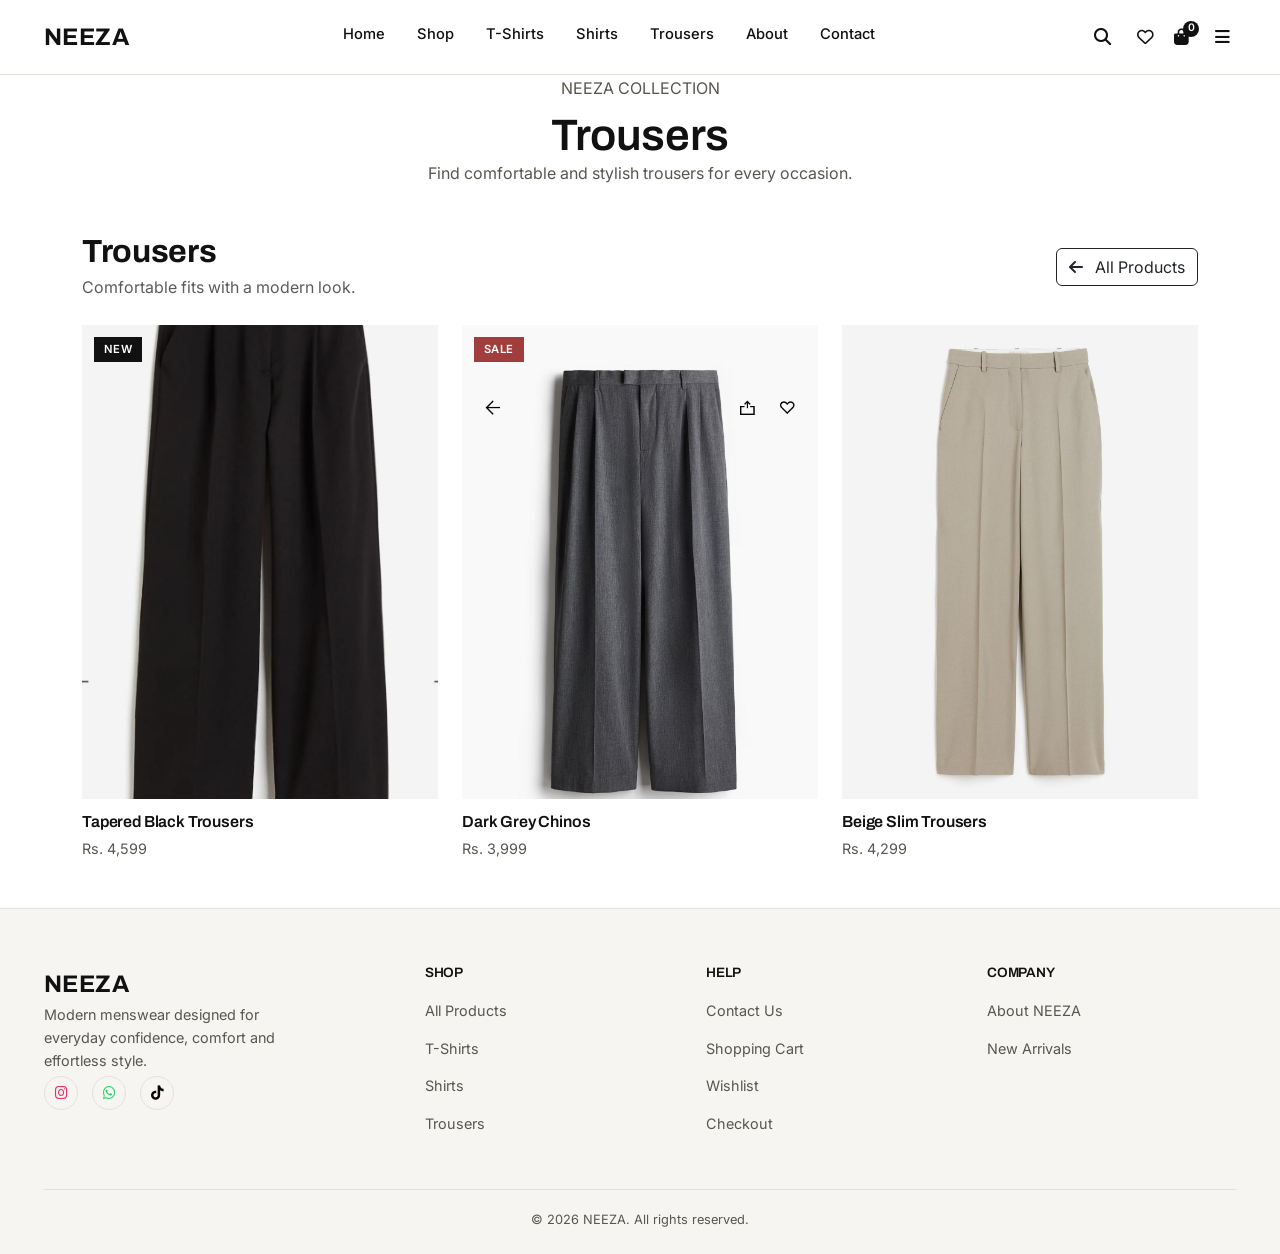
<file: trousers.html>
<!DOCTYPE html>
<html lang="en">
<head>
    <meta charset="UTF-8">
    <meta name="viewport" content="width=device-width, initial-scale=1.0">

    <title>Trousers | NEEZA</title>

    <link href="https://cdn.jsdelivr.net/npm/bootstrap@5.3.3/dist/css/bootstrap.min.css" rel="stylesheet">
    <link rel="stylesheet" href="https://cdnjs.cloudflare.com/ajax/libs/font-awesome/6.5.2/css/all.min.css">

    <link rel="stylesheet" href="style.css">
    <link rel="stylesheet" href="navbar.css">
    <link rel="stylesheet" href="footer.css">
</head>

<body>

    <!-- NAVBAR -->
    <div id="navbar"></div>


    <!-- HERO -->
    <section class="shop-hero">
        <div class="container text-center">
            <p class="text-uppercase mb-2">NEEZA Collection</p>
            <h1>Trousers</h1>
            <p>Find comfortable and stylish trousers for every occasion.</p>
        </div>
    </section>


    <!-- PRODUCTS -->
    <section class="py-5">
        <div class="container">

            <div class="d-flex justify-content-between align-items-center mb-4">
                <div>
                    <h2 class="fw-bold mb-1">Trousers</h2>
                    <p class="text-muted mb-0">
                        Comfortable fits with a modern look.
                    </p>
                </div>

                <a href="shop.html" class="btn btn-outline-dark">
                    <i class="fa-solid fa-arrow-left me-2"></i>
                    All Products
                </a>
            </div>


            <div class="row g-4" id="productContainer">
                <!-- Trousers will load here -->
            </div>

        </div>
    </section>


    <!-- FOOTER -->
    <div id="footer"></div>


    <script src="https://cdn.jsdelivr.net/npm/bootstrap@5.3.3/dist/js/bootstrap.bundle.min.js"></script>

    <script src="products.js"></script>
<script src="category.js"></script>
<script src="navbar.js"></script>
<script src="footer.js"></script>
<script src="main.js"></script>

</body>
</html>
</file>
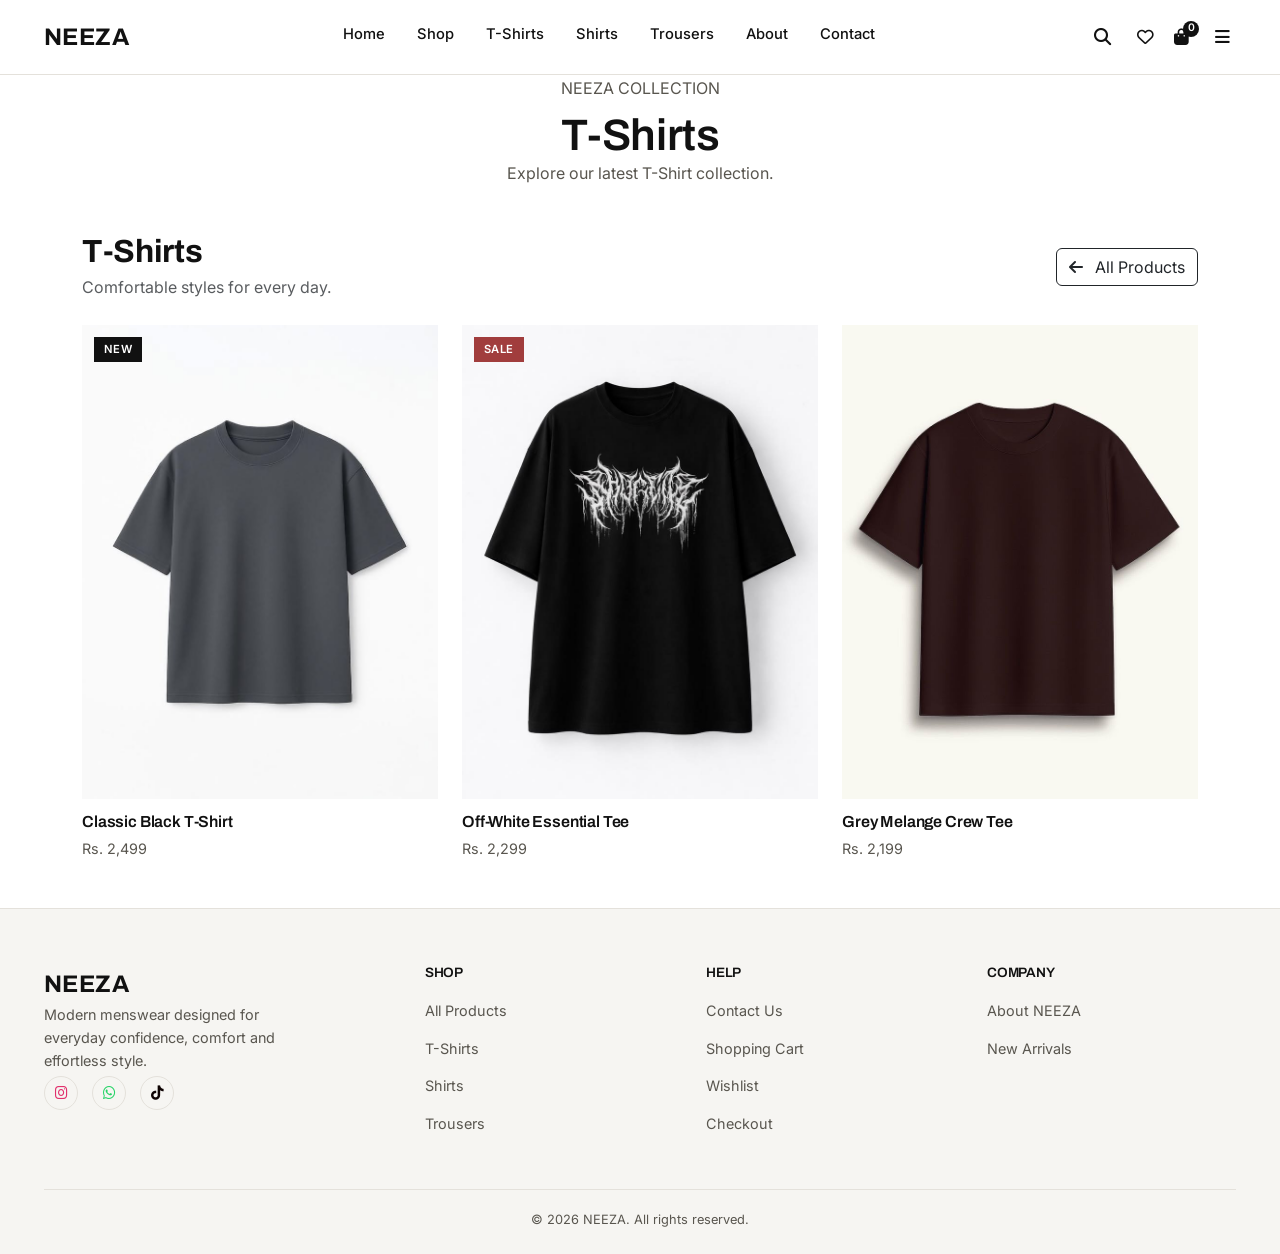
<file: tshirts.html>
<!DOCTYPE html>
<html lang="en">
<head>
    <meta charset="UTF-8">
    <meta name="viewport" content="width=device-width, initial-scale=1.0">

    <title>T-Shirts | NEEZA</title>

    <link href="https://cdn.jsdelivr.net/npm/bootstrap@5.3.3/dist/css/bootstrap.min.css" rel="stylesheet">
    <link rel="stylesheet" href="https://cdnjs.cloudflare.com/ajax/libs/font-awesome/6.5.2/css/all.min.css">

    <link rel="stylesheet" href="style.css">
    <link rel="stylesheet" href="navbar.css">
    <link rel="stylesheet" href="footer.css">
</head>

<body>

    <!-- NAVBAR -->
    <div id="navbar"></div>


    <!-- HERO -->
    <section class="shop-hero">
        <div class="container text-center">
            <p class="text-uppercase mb-2">NEEZA Collection</p>
            <h1>T-Shirts</h1>
            <p>Explore our latest T-Shirt collection.</p>
        </div>
    </section>


    <!-- PRODUCTS -->
    <section class="py-5">
        <div class="container">

            <div class="d-flex justify-content-between align-items-center mb-4">
                <div>
                    <h2 class="fw-bold mb-1">T-Shirts</h2>
                    <p class="text-muted mb-0">
                        Comfortable styles for every day.
                    </p>
                </div>

                <a href="shop.html" class="btn btn-outline-dark">
                    <i class="fa-solid fa-arrow-left me-2"></i>
                    All Products
                </a>
            </div>

            <div class="row g-4" id="productContainer">
                <!-- T-Shirts will load here -->
            </div>

        </div>
    </section>


    <!-- FOOTER -->
    <div id="footer"></div>


    <script src="https://cdn.jsdelivr.net/npm/bootstrap@5.3.3/dist/js/bootstrap.bundle.min.js"></script>

 <script src="products.js"></script>
<script src="category.js"></script>
<script src="navbar.js"></script>
<script src="footer.js"></script>
<script src="main.js"></script>
</body>
</html>
</file>
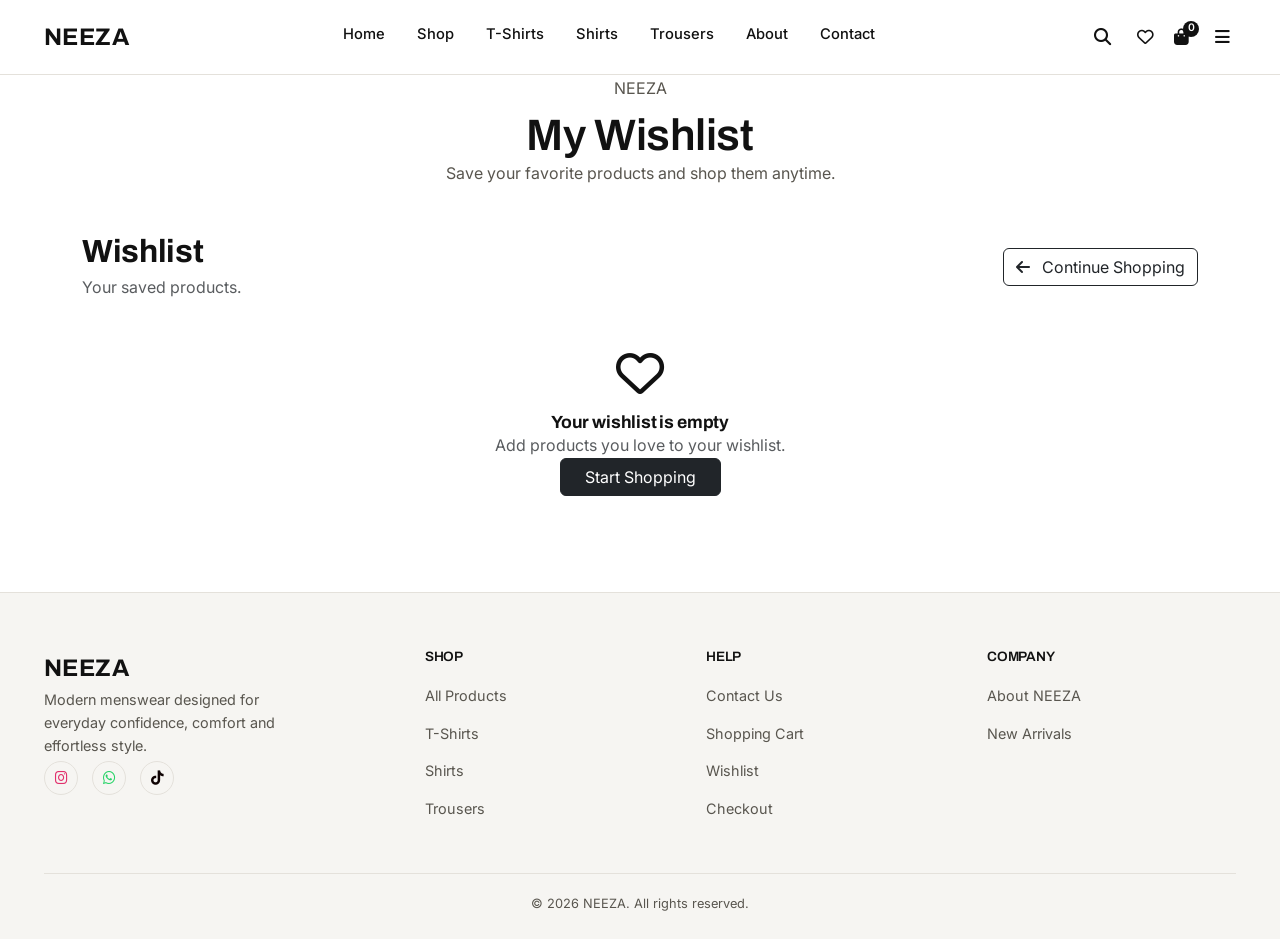
<file: wishlist.html>
<!DOCTYPE html>
<html lang="en">
<head>
    <meta charset="UTF-8">
    <meta name="viewport" content="width=device-width, initial-scale=1.0">

    <title>Wishlist | NEEZA</title>

    <link href="https://cdn.jsdelivr.net/npm/bootstrap@5.3.3/dist/css/bootstrap.min.css" rel="stylesheet">
    <link rel="stylesheet" href="https://cdnjs.cloudflare.com/ajax/libs/font-awesome/6.5.2/css/all.min.css">

    <link rel="stylesheet" href="style.css">
    <link rel="stylesheet" href="navbar.css">
    <link rel="stylesheet" href="footer.css">
</head>

<body>

    <!-- NAVBAR -->
    <div id="navbar"></div>


    <!-- WISHLIST HERO -->
    <section class="shop-hero">
        <div class="container text-center">
            <p class="text-uppercase mb-2">NEEZA</p>

            <h1>My Wishlist</h1>

            <p>
                Save your favorite products and shop them anytime.
            </p>
        </div>
    </section>


    <!-- WISHLIST -->
    <section class="py-5">
        <div class="container">

            <div class="d-flex justify-content-between align-items-center mb-4">

                <div>
                    <h2 class="fw-bold mb-1">
                        Wishlist
                    </h2>

                    <p class="text-muted mb-0">
                        Your saved products.
                    </p>
                </div>

                <a href="shop.html"
                   class="btn btn-outline-dark">

                    <i class="fa-solid fa-arrow-left me-2"></i>
                    Continue Shopping

                </a>

            </div>


            <!-- WISHLIST PRODUCTS -->
            <div class="row g-4"
                 id="wishlistContainer">

                <!-- Wishlist products will appear here -->

            </div>


            <!-- EMPTY WISHLIST MESSAGE -->
            <div id="emptyWishlist"
                 class="text-center py-5"
                 style="display:none;">

                <i class="fa-regular fa-heart fa-3x mb-3"></i>

                <h4 class="fw-bold">
                    Your wishlist is empty
                </h4>

                <p class="text-muted">
                    Add products you love to your wishlist.
                </p>

                <a href="shop.html"
                   class="btn btn-dark px-4">

                    Start Shopping

                </a>

            </div>

        </div>
    </section>


    <!-- FOOTER -->
    <div id="footer"></div>


    <!-- Bootstrap JS -->
    <script src="https://cdn.jsdelivr.net/npm/bootstrap@5.3.3/dist/js/bootstrap.bundle.min.js"></script>

    <script src="products.js"></script>
<script src="navbar.js"></script>
<script src="footer.js"></script>
<script src="wishlist.js"></script>
<script src="main.js"></script>

</body>
</html>
</file>
<file: style.css>
/*
  NEEZA — GLOBAL STYLES
  ---------------------------------------------------
  This file holds design tokens (colors, type, spacing)
  and base styles shared across every page: resets,
  typography, buttons, containers, and small utility
  classes. Page-specific layout lives in its own file
  (shop.css, cart.css, etc.) — do not add page-specific
  rules here.
*/

/* ================= FONTS ================= */
@import url('https://fonts.googleapis.com/css2?family=Archivo:wght@500;600;700&family=Inter:wght@400;500;600&display=swap');

/* ================= DESIGN TOKENS ================= */
:root {
  /* colors */
  --neeza-black: #111111;
  --neeza-white: #ffffff;
  --neeza-offwhite: #f6f5f2;
  --neeza-grey-light: #e4e1db;
  --neeza-grey-mid: #b9b5ac;
  --neeza-grey-dark: #59564f;
  --neeza-sale: #a13d3d;

  /* type */
  --font-heading: 'Archivo', sans-serif;
  --font-body: 'Inter', sans-serif;

  /* spacing */
  --section-space: 96px;
  --section-space-sm: 56px;

  /* borders */
  --border-hairline: 1px solid var(--neeza-grey-light);
}

/* ================= RESET ================= */
* {
  box-sizing: border-box;
}

html {
  scroll-behavior: smooth;
}

body {
  margin: 0;
  font-family: var(--font-body);
  color: var(--neeza-black);
  background-color: var(--neeza-white);
  font-size: 16px;
  line-height: 1.6;
  -webkit-font-smoothing: antialiased;
}

img {
  max-width: 100%;
  display: block;
}

a {
  text-decoration: none;
  color: inherit;
}

ul {
  list-style: none;
  margin: 0;
  padding: 0;
}

button {
  font-family: inherit;
  cursor: pointer;
}

/* ================= TYPOGRAPHY ================= */
h1, h2, h3, h4 {
  font-family: var(--font-heading);
  font-weight: 600;
  line-height: 1.15;
  margin: 0;
  letter-spacing: -0.01em;
}

h1 { font-size: 2.75rem; }
h2 { font-size: 2rem; }
h3 { font-size: 1.4rem; }
h4 { font-size: 1.1rem; }

p {
  margin: 0;
  color: var(--neeza-grey-dark);
}

.section-label {
  font-family: var(--font-body);
  font-weight: 600;
  font-size: 0.8rem;
  letter-spacing: 0.06em;
  color: var(--neeza-grey-dark);
  margin-bottom: 8px;
  display: block;
}

/* ================= LAYOUT ================= */
.container-neeza {
  width: 100%;
  max-width: 1240px;
  margin: 0 auto;
  padding: 0 24px;
}

.section {
  padding: var(--section-space) 0;
}

.section-header {
  display: flex;
  align-items: flex-end;
  justify-content: space-between;
  margin-bottom: 40px;
  gap: 16px;
}

.section-header .view-all {
  font-size: 0.9rem;
  font-weight: 500;
  border-bottom: 1px solid var(--neeza-black);
  padding-bottom: 2px;
  white-space: nowrap;
}

/* ================= BUTTONS ================= */
.btn-neeza {
  display: inline-flex;
  align-items: center;
  justify-content: center;
  padding: 14px 32px;
  font-family: var(--font-body);
  font-weight: 600;
  font-size: 0.9rem;
  border-radius: 0;
  border: 1px solid var(--neeza-black);
  transition: background-color 0.2s ease, color 0.2s ease;
}

.btn-neeza-primary {
  background-color: var(--neeza-black);
  color: var(--neeza-white);
}

.btn-neeza-primary:hover {
  background-color: var(--neeza-white);
  color: var(--neeza-black);
}

.btn-neeza-outline {
  background-color: transparent;
  color: var(--neeza-black);
}

.btn-neeza-outline:hover {
  background-color: var(--neeza-black);
  color: var(--neeza-white);
}

.btn-neeza-block {
  width: 100%;
}

/* ================= FORM FIELDS ================= */
.field-group {
  margin-bottom: 20px;
}

.field-group label {
  display: block;
  font-size: 0.85rem;
  font-weight: 500;
  margin-bottom: 8px;
}

.field-group input,
.field-group select,
.field-group textarea {
  width: 100%;
  padding: 12px 14px;
  border: 1px solid var(--neeza-grey-light);
  background-color: var(--neeza-white);
  font-family: var(--font-body);
  font-size: 0.95rem;
}

.field-group input:focus,
.field-group select:focus,
.field-group textarea:focus {
  outline: 2px solid var(--neeza-black);
  outline-offset: 1px;
}

/* ================= BADGES ================= */
.badge-neeza {
  position: absolute;
  top: 12px;
  left: 12px;
  padding: 4px 10px;
  font-size: 0.7rem;
  font-weight: 600;
  letter-spacing: 0.04em;
  background-color: var(--neeza-black);
  color: var(--neeza-white);
}

.badge-neeza.badge-sale {
  background-color: var(--neeza-sale);
}

/* ================= HERO BANNER ================= */

.hero {
    width: 100vw !important;
    max-width: 100vw !important;
    margin: 0 !important;
    padding: 0 !important;
    position: relative;
}

.hero-banner {
    position: relative;
    width: 100vw !important;
    height: 620px;
    overflow: hidden;
    margin: 0;
    padding: 0;
}

.hero-banner img {
    display: block;
    width: 100% !important;
    max-width: none !important;
    height: 620px;
    object-fit: cover;
    object-position: center;
}

.hero-overlay {
    position: absolute !important;
    top: 50% !important;
    left: 8% !important;
    transform: translateY(-50%) !important;

    width: 430px;
    max-width: 430px;

    z-index: 20;
}

.hero-overlay .section-label {
    display: block;
    margin-bottom: 10px;
}

.hero-overlay h1 {
    font-size: 64px;
    line-height: 1.05;
    margin: 0 0 20px;
}

.hero-overlay p {
    max-width: 390px;
    margin: 0 0 30px;
    line-height: 1.7;
}


/* ================= MOBILE HERO ================= */

@media (max-width: 768px) {

    .hero,
    .hero-banner {
        width: 100vw !important;
        max-width: 100vw !important;
    }

    .hero-banner {
        height: 550px;
    }

    .hero-banner img {
        height: 550px;
    }

    .hero-overlay {
        left: 25px !important;
        right: 25px;
        width: auto;
        max-width: none;
    }

    .hero-overlay h1 {
        font-size: 42px;
    }

    .hero-overlay p {
        font-size: 14px;
    }
}

/* ================= SHOP BY CATEGORY ================= */
/* ================= SHOP BY CATEGORY ================= */

.category-grid {
    display: grid;
    grid-template-columns: repeat(3, 1fr);
    gap: 24px;
}

.category-card {
    position: relative;
    display: block;
    overflow: visible;
    color: var(--neeza-black);
     background: var(--neeza-black);


    transition:
        transform 0.4s ease,
        box-shadow 0.4s ease;
}

/* Card hover */
.category-card:hover {
    transform: translateY(-10px);
    box-shadow: 0 18px 35px rgba(0, 0, 0, 0.18);
}

/* Image */
.category-card img {
    width: 100%;
    aspect-ratio: 3 / 4;
    object-fit: cover;
    display: block;

    transition:
        transform 0.6s ease,
        filter 0.6s ease;
}

/* Image zoom */
.category-card:hover img {
    transform: scale(1.07);
    filter: brightness(0.82);
}

/* Category name */
.category-name {
    display: block;
    margin-top: 14px;
    font-family: var(--font-heading);
    font-weight: 600;
    font-size: 1.05rem;
    color: var(--neeza-white);
    text-align: center;
}

/* Mobile */
@media (max-width: 768px) {

    .category-grid {
        grid-template-columns: 1fr;
        gap: 18px;
    }

    .category-card:hover {
        transform: translateY(-5px);
    }
}

/* ================= PRODUCT GRID (section wrapper) ================= */
.section-alt {
  background-color: var(--neeza-offwhite);
}

.product-grid {
  display: grid;
  grid-template-columns: repeat(4, 1fr);
  gap: 28px;
}



/* ================= NEW ARRIVAL PRODUCTS ================= */

.product-card {
    display: block;
    color: var(--neeza-black);
    text-decoration: none;
}

.product-image {
    width: 100%;
    aspect-ratio: 3 / 4;
    overflow: hidden;
    background-color: var(--neeza-offwhite);
}

.product-image img {
    width: 100%;
    height: 100%;
    object-fit: cover;
    transition: transform 0.4s ease;
}

.product-card:hover .product-image img {
    transform: scale(1.04);
}

.product-info {
    padding-top: 14px;
}

.product-info h3 {
    font-family: var(--font-heading);
    font-size: 1rem;
    font-weight: 600;
    margin: 0 0 5px;
}

.product-info p {
    font-size: 0.9rem;
    color: var(--neeza-grey-dark);
}


/* Mobile */

@media (max-width: 768px) {

    .product-grid {
        grid-template-columns: repeat(2, 1fr);
        gap: 20px;
    }

}



/* ================= PROMO SECTION ================= */
/* ================= PROMO SECTION ================= */

.promo-section {
    padding: 96px 0;
}

.promo-inner {
    display: flex;
    align-items: center;
    gap: 60px;
}

/* PROMO IMAGE */

.promo-inner img {
    width: 55%;
    height: 420px;
    object-fit: cover;
    object-position: center;
    display: block;

    transition: all 0.5s ease;
}

/* IMAGE HOVER */

.promo-inner img:hover {
    transform: scale(1.04);
    filter: brightness(0.88);
}

/* PROMO TEXT */

.promo-content {
    width: 45%;
    max-width: 430px;
}

.promo-content .section-label {
    margin-bottom: 12px;
}

.promo-content h2 {
    font-size: 42px;
    line-height: 1.1;
    margin: 0 0 18px;
}

.promo-content p {
    margin-bottom: 28px;
    line-height: 1.7;
}


/* ================= PROMO MOBILE ================= */

@media (max-width: 768px) {

    .promo-inner {
        flex-direction: column;
        gap: 35px;
    }

    .promo-inner img {
        width: 100%;
        height: 400px;
    }

    .promo-content {
        width: 100%;
        max-width: none;
    }

    .promo-content h2 {
        font-size: 34px;
    }
}
/* ================= PROMO MOBILE ================= */

@media (max-width: 768px) {

    .promo-inner {
        flex-direction: column;
        gap: 35px;
    }

    .promo-inner img {
        width: 100%;
        height: 400px;
    }

    .promo-content {
        width: 100%;
        max-width: none;
    }

    .promo-content h2 {
        font-size: 34px;
    }
}

/* ================= WHY NEEZA ================= */
.why-grid {
  display: grid;
  grid-template-columns: repeat(4, 1fr);
  gap: 32px;
}

.why-item {
  text-align: left;
}

.why-item i {
  font-size: 1.4rem;
  margin-bottom: 16px;
  display: block;
}

.why-item h4 {
  margin-bottom: 8px;
}

.why-item p {
  font-size: 0.9rem;
}

/* ================= NEWSLETTER ================= */
.newsletter {
  background-color: var(--neeza-black);
  color: var(--neeza-white);
  padding: var(--section-space-sm) 0;
  text-align: center;
}

.newsletter h2 {
  color: var(--neeza-white);
  margin-bottom: 12px;
}

.newsletter p {
  color: var(--neeza-grey-mid);
  margin-bottom: 28px;
}

.newsletter-form {
  display: flex;
  max-width: 420px;
  margin: 0 auto;
  border: 1px solid var(--neeza-grey-dark);
}

.newsletter-form input {
  flex: 1;
  padding: 14px 16px;
  border: none;
  background-color: transparent;
  color: var(--neeza-white);
  font-family: var(--font-body);
}

.newsletter-form input::placeholder {
  color: var(--neeza-grey-mid);
}

.newsletter-form input:focus {
  outline: none;
}

.newsletter-form button {
  padding: 14px 24px;
  border: none;
  background-color: var(--neeza-white);
  color: var(--neeza-black);
  font-weight: 600;
}

.newsletter-note {
  margin-top: 12px;
  font-size: 0.85rem;
  color: var(--neeza-grey-mid);
}


/* ================= WHY NEEZA ANIMATION ================= */

/* ================= WHY NEEZA HOVER ================= */

.why-item {
    text-align: left;
    transition: transform 0.3s ease;
}

.why-item:hover {
    transform: translateY(-8px);
}

.why-item i {
    font-size: 1.4rem;
    margin-bottom: 16px;
    display: block;
    color: #777777;
    transition: color 0.3s ease, transform 0.3s ease;
}

/* Karachi Delivery */
.why-item:nth-child(1):hover i {
    color: #e53935 !important;
    transform: scale(1.15);
}

/* Customer Support */
.why-item:nth-child(2):hover i {
    color: #2196f3 !important;
    transform: scale(1.15);
}

/* Quality You Can Feel */
.why-item:nth-child(3):hover i {
    color: #111111 !important;
    transform: scale(1.15);
}

/* Honest Pricing */
.why-item:nth-child(4):hover i {
    color: #2e7d32 !important;
    transform: scale(1.15);
}


/* ================= FOOTER SOCIAL ICONS ================= */

.footer-social {
    display: flex;
    gap: 18px;
    margin-top: 22px;
}

.footer-social a {
    display: inline-flex;
    align-items: center;
    justify-content: center;

    width: 38px;
    height: 38px;

    color: #777777;
    background: transparent !important;
    text-decoration: none;

    transition: color 0.3s ease, transform 0.3s ease;
}

/* Hover - only icon color changes */

.footer-social a:hover {
    background: transparent !important;
    transform: translateY(-3px);
}

/* Instagram */
.footer-social .social-instagram:hover {
    color: #E4405F;
}

/* WhatsApp */
.footer-social .social-whatsapp:hover {
    color: #25D366;
}

/* TikTok */
.footer-social .social-tiktok:hover {
    color: #000000;
}

/* ================= PRODUCT OPTIONS ================= */

.size-option,
.color-option {
    border: 1px solid #d6d6d6;
    background: #ffffff;
    color: #111111;
    padding: 9px 18px;
    min-width: 48px;
    font-size: 14px;
    font-weight: 500;
    cursor: pointer;
    transition: all 0.25s ease;
}

.size-option:hover,
.color-option:hover {
    border-color: #111111;
    background: #f7f7f7;
}

.size-option.selected,
.color-option.selected {
    background: #111111;
    color: #ffffff;
    border-color: #111111;
}

.color-option {
    min-width: auto;
    padding: 9px 20px;
}

/* =====================================================
   NEEZA — FINAL RESPONSIVE FIX
===================================================== */

html,
body {
    width: 100%;
    max-width: 100%;
    overflow-x: hidden;
}

img {
    max-width: 100%;
}

/* ================= MOBILE ================= */

@media (max-width: 768px) {

    .container-neeza {
        width: 100%;
        max-width: 100%;
        padding-left: 16px;
        padding-right: 16px;
    }

    /* ---------- NAVBAR ---------- */

    .navbar-links {
        display: none !important;
    }

    .navbar-actions {
        margin-left: auto;
        gap: 14px;
    }

    .navbar-toggle {
        display: inline-flex !important;
        align-items: center;
        justify-content: center;
    }

    /* ---------- HERO ---------- */

    .hero {
        width: 100% !important;
        margin: 0 !important;
        padding: 0 !important;
        overflow: hidden !important;
    }

    .hero-banner {
        position: relative !important;
        width: 100% !important;
        height: 520px !important;
        overflow: hidden !important;
    }

    .hero-banner > img {
        width: 100% !important;
        height: 100% !important;
        object-fit: cover !important;
        object-position: center !important;
        display: block !important;
    }

    .hero-overlay {
        position: absolute !important;
        top: 0 !important;
        left: 0 !important;
        width: 100% !important;
        height: 100% !important;

        display: flex !important;
        flex-direction: column !important;
        justify-content: center !important;
        align-items: flex-start !important;

        padding: 30px 20px !important;
        transform: none !important;
    }

    .hero-overlay h1 {
        font-size: 40px !important;
        line-height: 1.05 !important;
        max-width: 240px;
        margin-bottom: 18px !important;
    }

    .hero-overlay p {
        font-size: 14px !important;
        max-width: 280px;
        margin-bottom: 24px !important;
    }

    /* ---------- CATEGORY ---------- */

    .category-grid {
        width: 100%;
        grid-template-columns: 1fr;
        gap: 24px;
    }

    .category-card {
        width: 100%;
    }

    .category-card img {
        width: 100%;
        height: auto;
        aspect-ratio: 3 / 4;
        object-fit: cover;
    }

    /* ---------- PRODUCTS ---------- */

    .product-grid {
        width: 100%;
        grid-template-columns: repeat(2, minmax(0, 1fr));
        gap: 18px;
    }

    .product-card {
        min-width: 0;
        overflow: hidden;
    }

    .product-image {
        width: 100%;
    }

    /* ---------- PROMO ---------- */

    .promo-section {
        width: 100%;
        padding: 60px 0;
        overflow: hidden;
    }

    .promo-inner {
        width: 100%;
        display: flex;
        flex-direction: column;
        gap: 30px;
    }

    .promo-inner img {
        width: 100% !important;
        height: auto !important;
        max-width: 100%;
        object-fit: cover;
    }

    .promo-content {
        width: 100% !important;
        max-width: 100% !important;
    }

    .promo-content h2 {
        font-size: 34px;
    }

    /* ---------- WHY NEEZA ---------- */

    .why-grid {
        width: 100%;
        grid-template-columns: 1fr;
        gap: 30px;
    }

    /* ---------- NEWSLETTER ---------- */

    .newsletter {
        width: 100%;
        overflow: hidden;
    }

    .newsletter-form {
        width: 100%;
        max-width: 100%;
        display: flex;
    }

    .newsletter-form input {
        min-width: 0;
        width: 100%;
    }

    .newsletter-form button {
        flex-shrink: 0;
        white-space: nowrap;
    }

    /* ---------- FOOTER ---------- */

    .footer-neeza {
        width: 100%;
        overflow: hidden;
    }

    .footer-grid {
        width: 100%;
        grid-template-columns: 1fr 1fr;
        gap: 28px 18px;
    }

    .footer-brand,
    .footer-col {
        min-width: 0;
    }

    .footer-brand p,
    .footer-col a {
        overflow-wrap: break-word;
    }

    .footer-social {
        display: flex !important;
        gap: 10px;
        flex-wrap: wrap;
    }
}

/* ================= SMALL MOBILE ================= */

@media (max-width: 480px) {

    .container-neeza {
        padding-left: 14px;
        padding-right: 14px;
    }

    .hero-banner {
        height: 500px !important;
    }

    .hero-overlay {
        padding: 25px 18px !important;
    }

    .hero-overlay h1 {
        font-size: 34px !important;
    }

    .hero-overlay p {
        font-size: 13px !important;
    }

    .product-grid {
        gap: 14px;
    }

    .footer-grid {
        grid-template-columns: 1fr 1fr;
        gap: 24px 14px;
    }
}

/* ================= FINAL HERO + FOOTER FIX ================= */

/* HERO IMAGE */
.hero-banner > img {
    object-position: right center !important;
}

/* ================= FOOTER MOBILE ================= */

@media (max-width: 768px) {

    .footer-grid {
        display: grid !important;
        grid-template-columns: 1fr 1fr !important;
        align-items: start !important;
        gap: 35px 25px !important;
    }

    .footer-brand {
        grid-column: 1 / -1 !important;
    }

    .footer-col {
        width: 100% !important;
        display: block !important;
    }

    .footer-col ul {
        display: block !important;
        width: 100% !important;
        margin: 0 !important;
        padding: 0 !important;
    }

    .footer-col li {
        display: block !important;
        margin-bottom: 10px !important;
    }

    .footer-social {
        display: flex !important;
        flex-direction: row !important;
        align-items: center !important;
        gap: 12px !important;
        width: 100% !important;
    }

    .footer-social a {
        flex-shrink: 0 !important;
    }
}
</file>
<file: navbar.css>
/*
  NEEZA — NAVBAR STYLES
  ---------------------------------------------------
  Covers the announcement bar and the main navigation
  only. Mobile-specific overrides live in responsive.css.
*/

/* ================= ANNOUNCEMENT BAR ================= */
.announcement-bar {
  background-color: var(--neeza-black);
  color: var(--neeza-white);
  text-align: center;
  font-size: 0.8rem;
  letter-spacing: 0.03em;
  padding: 9px 16px;
}

/* ================= NAVBAR ================= */
.navbar-neeza {
  background-color: var(--neeza-white);
  border-bottom: var(--border-hairline);
  padding: 18px 0;
  position: sticky;
  top: 0;
  z-index: 100;
}

.navbar-neeza.is-scrolled {
  box-shadow: 0 1px 0 rgba(0, 0, 0, 0.04);
}

.navbar-inner {
  display: flex;
  align-items: center;
  justify-content: space-between;
  gap: 24px;
}

/* brand */
.navbar-logo {
  font-family: var(--font-heading);
  font-size: 1.5rem;
  font-weight: 700;
  letter-spacing: 0.02em;
}

/* center links */
.navbar-links {
  display: flex;
  align-items: center;
  gap: 32px;
}

.navbar-links a {
  font-size: 0.92rem;
  font-weight: 500;
  color: var(--neeza-black);
  position: relative;
  padding-bottom: 4px;
}

.navbar-links a.active,
.navbar-links a:hover {
  border-bottom: 1px solid var(--neeza-black);
}

/* right icons */
.navbar-actions {
  display: flex;
  align-items: center;
  gap: 20px;
}

.navbar-actions a,
.navbar-actions button {
  background: none;
  border: none;
  font-size: 1.05rem;
  color: var(--neeza-black);
  position: relative;
  display: inline-flex;
  align-items: center;
}

.navbar-icon-count {
  position: absolute;
  top: -8px;
  right: -10px;
  background-color: var(--neeza-black);
  color: var(--neeza-white);
  font-size: 0.65rem;
  font-weight: 600;
  width: 16px;
  height: 16px;
  border-radius: 50%;
  display: flex;
  align-items: center;
  justify-content: center;
}

/* mobile menu toggle (hidden on desktop) */
.navbar-toggle {
  display: none;
  border: none;
  background: none;
  font-size: 1.3rem;
}

/* mobile dropdown menu */
.navbar-mobile-menu {
  display: none;
  flex-direction: column;
  border-top: var(--border-hairline);
  margin-top: 18px;
  padding-top: 18px;
}

.navbar-mobile-menu a {
  padding: 12px 0;
  font-size: 0.95rem;
  font-weight: 500;
  border-bottom: var(--border-hairline);
}

.navbar-mobile-menu.is-open {
  display: flex;
}


/* ================= SEARCH BAR ================= */

/* ================= SEARCH BAR ================= */

.navbar-search-bar {
  width: 100%;
  background-color: var(--neeza-white);
  border-bottom: var(--border-hairline);

  max-height: 0;
  overflow: hidden;
  opacity: 0;
  visibility: hidden;

  transition:
    max-height 0.3s ease,
    opacity 0.2s ease,
    visibility 0.3s ease;
}

.navbar-search-bar.is-open {
  max-height: 100px;
  opacity: 1;
  visibility: visible;
}

.navbar-search-form {
  max-width: 700px;
  margin: 0 auto;
  padding: 14px 0;

  display: flex;
  align-items: center;

  border: none;
  background-color: var(--neeza-white);
}

.navbar-search-form input {
  flex: 1;

  border: 1px solid var(--neeza-grey-mid);
  border-right: none;

  outline: none;

  padding: 12px 16px;

  font-family: inherit;
  font-size: 0.9rem;

  background-color: var(--neeza-white);
}

.navbar-search-form input:focus {
  border-color: var(--neeza-black);
}

.navbar-search-form button {
  width: 48px;
  height: 43px;

  border: 1px solid var(--neeza-black);

  background-color: var(--neeza-black);
  color: var(--neeza-white);

  cursor: pointer;

  display: flex;
  align-items: center;
  justify-content: center;

  transition: 0.2s ease;
}

.navbar-search-form button:hover {
  background-color: var(--neeza-white);
  color: var(--neeza-black);
}


/* ================= MOBILE SEARCH ================= */

@media (max-width: 768px) {

  .navbar-search-form {
    width: 100%;
    padding: 12px 16px;
  }

  .navbar-search-bar.is-open {
    max-height: 100px;
  }

}
</file>
<file: footer.css>
/*
  NEEZA — FOOTER STYLES
  ---------------------------------------------------
  Same footer markup is reused on every page; this file
  is the only place its styling is defined.
*/

/* ================= FOOTER ================= */
.footer-neeza {
  background-color: var(--neeza-offwhite);
  border-top: var(--border-hairline);
  padding: var(--section-space-sm) 0 24px;
}

.footer-grid {
  display: grid;
  grid-template-columns: 1.4fr repeat(3, 1fr);
  gap: 32px;
  padding-bottom: 40px;
}

.footer-brand .navbar-logo {
  margin-bottom: 14px;
}

.footer-brand p {
  font-size: 0.9rem;
  max-width: 280px;
}

.footer-col h4 {
  font-size: 0.85rem;
  margin-bottom: 18px;
}

.footer-col ul li {
  margin-bottom: 12px;
}

.footer-col ul li a {
  font-size: 0.9rem;
  color: var(--neeza-grey-dark);
}

.footer-col ul li a:hover {
  color: var(--neeza-black);
}

.footer-social {
  display: flex;
  gap: 14px;
  margin-top: 4px;
}

.footer-social a {
  width: 34px;
  height: 34px;
  border: var(--border-hairline);
  border-radius: 50%;
  display: flex;
  align-items: center;
  justify-content: center;
  font-size: 0.9rem;
  color: var(--neeza-black);
  background-color: transparent;
  transition: all 0.3s ease;
}

.footer-social a:hover {
  background-color: var(--neeza-black);
  color: var(--neeza-white);
  border-color: var(--neeza-black);
  transform: translateY(-4px);
}

.footer-bottom {
  border-top: var(--border-hairline);
  padding-top: 20px;
  text-align: center;
  font-size: 0.8rem;
  color: var(--neeza-grey-dark);
}

/* ================= SOCIAL ICON COLORS ================= */

.footer-social a:nth-child(1) {
  color: #E1306C;
}

.footer-social a:nth-child(2) {
  color: #25D366;
}

.footer-social a:nth-child(3) {
  color: #0e0303;
}

.footer-social a:hover {
  background-color: var(--neeza-black);
  border-color: var(--neeza-black);
}

.footer-social a:nth-child(1):hover {
  color: #E1306C;
}

.footer-social a:nth-child(2):hover {
  color: #25D366;
}

.footer-social a:nth-child(3):hover {
  color: #000000;
}
</file>
